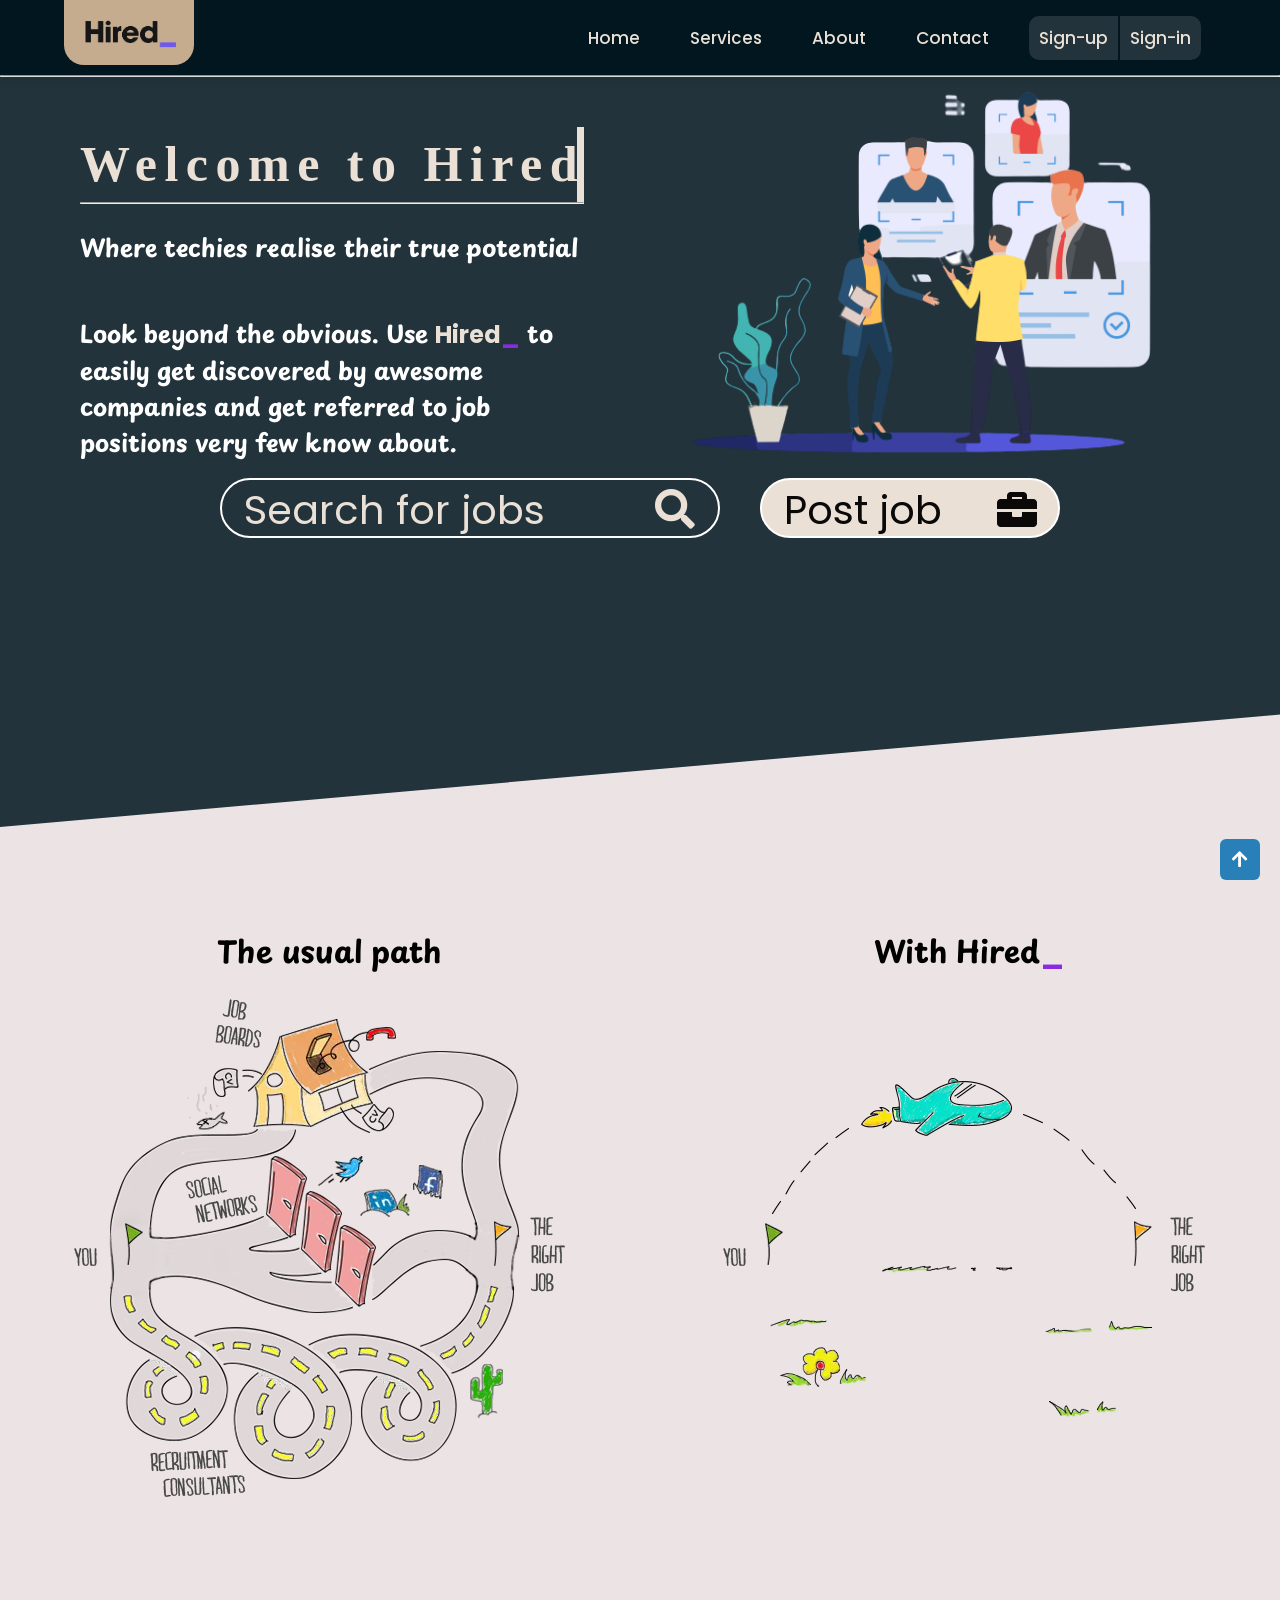
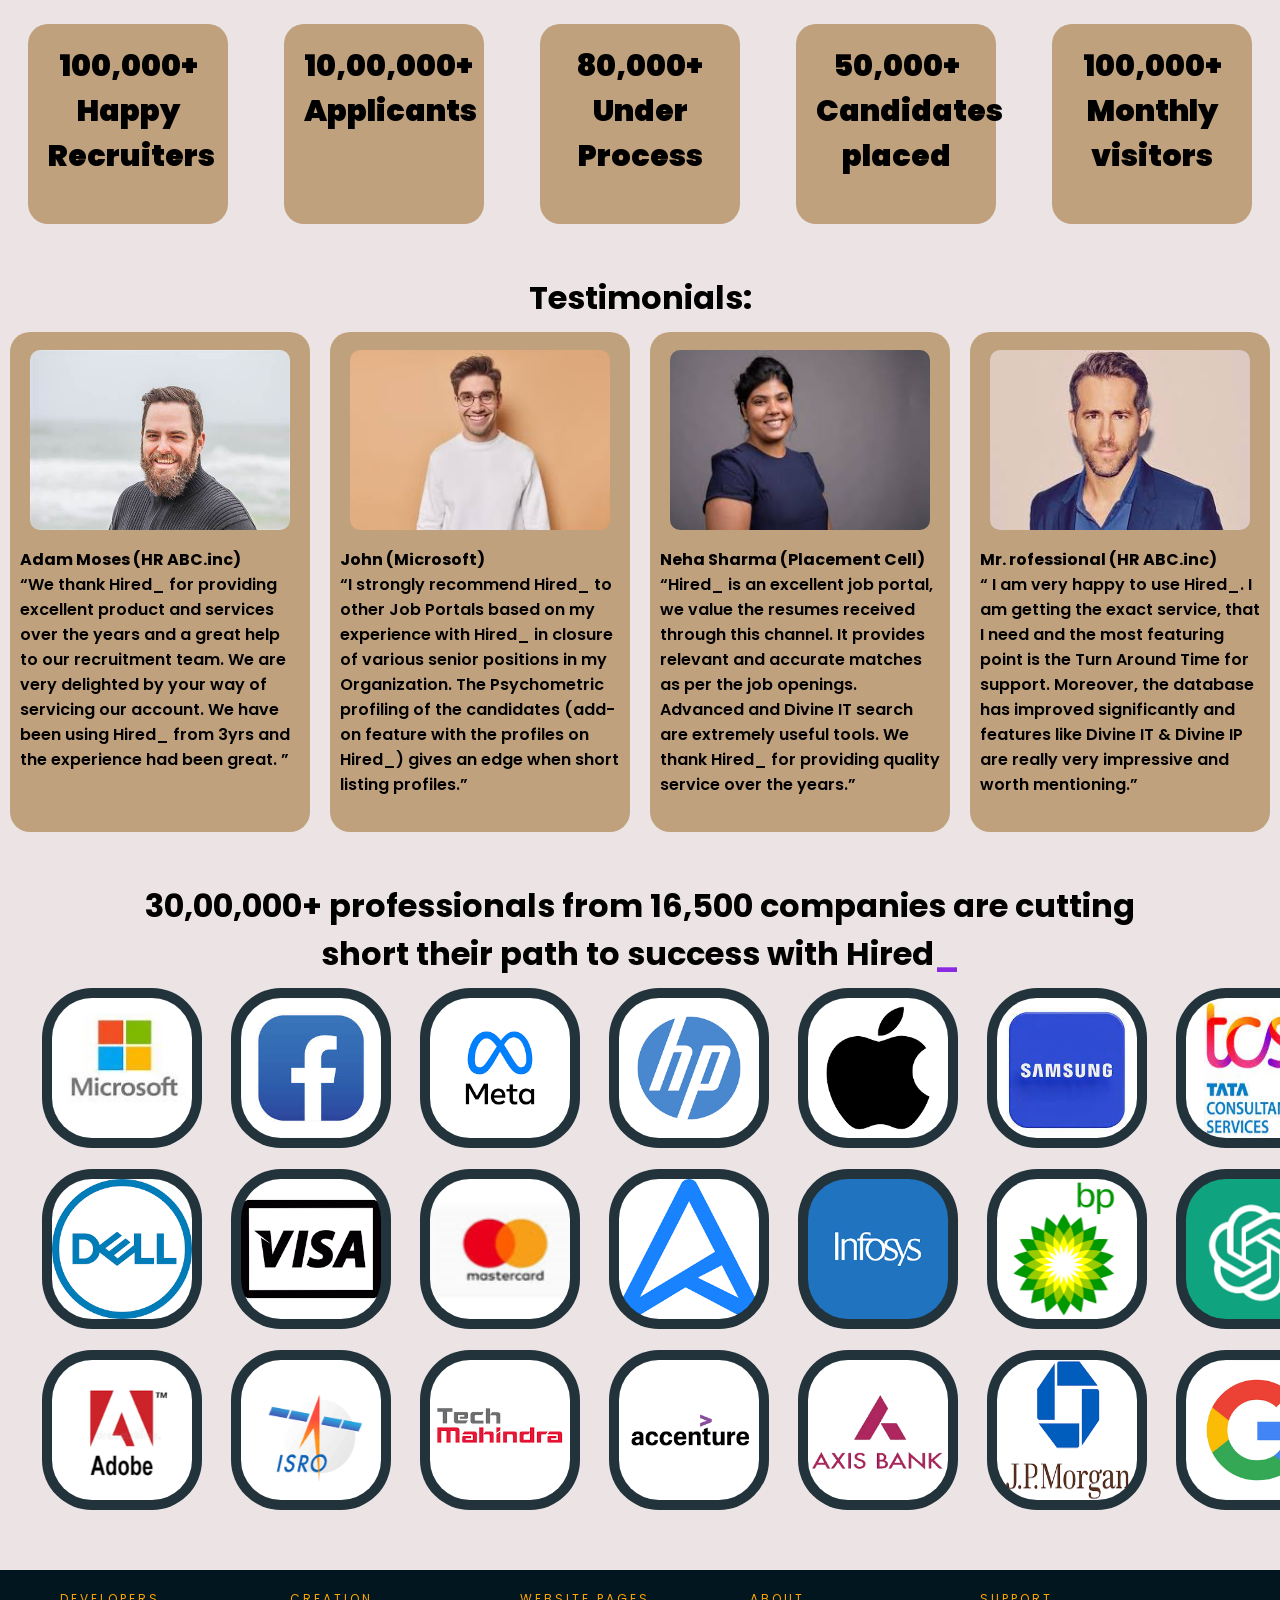
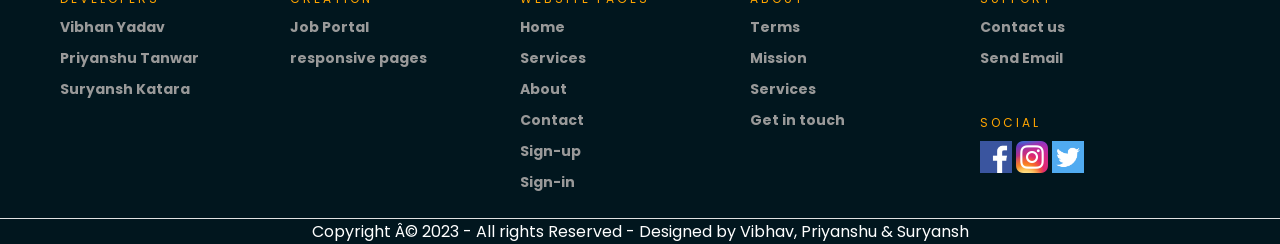
<file: index.html>
<!DOCTYPE html>

<html lang="en" dir="ltr">
<span id="top_page"></span>

<head>
  <metacharset="UTF-8">
    <title>Hired_</title>
    <link rel="stylesheet" href="style.css">
    <link rel="stylesheet" href="https://cdnjs.cloudflare.com/ajax/libs/font-awesome/4.7.0/css/font-awesome.min.css">
    <link rel="stylesheet" href="https://cdnjs.cloudflare.com/ajax/libs/font-awesome/5.15.2/css/all.min.css" />
    <meta name="viewport" content="width=device-width, initial-scale=1.0">
</head>

<body>
  <nav>
    <div class="navbar">
        <div class="logo"><a href="index.html"><img src="pictures/logo.png" height="70px" alt="Logo"></a></div>
        <ul class="menu">
            <li><a href="index.html">Home</a></li>
            <li><a href="job search.html">Services</a></li>
            <li><a href="about.html">About</a></li>
            <li><a href="contact us.html">Contact</a></li>
            <div><li class="left"><a href="SignUp.html ">Sign-up</a></li><li class="right"><a href="SignUp.html">Sign-in</a></li></div>    
        </ul>
    </div>
</nav>
  <hr>
  <main class="main">
    <div class="introduction">
      <div id="section1">
        <div id="text1"><br><br>
          <h1>Welcome to Hired<span style="color: blueviolet;">_</span></h1>
          <hr><br>
          <h2>Where techies realise their true potential</h2><br><br>
          <h2>Look beyond the obvious. Use <span style="color: #EAE0D5;">Hired</span><span
              style="color: blueviolet;">_</span> to easily get discovered by awesome companies and get referred to job
            positions very few know about.</h2>
        </div>

        <div id="img1"><img src="pictures/5562385_21404-.png" alt="Illustration"></div>
      </div>
      <div class="select">
        <a href="job search.html">
          <div id="search">&nbsp;&nbsp;Search for jobs&nbsp&nbsp;&nbsp;&nbsp;&nbsp;&nbsp;&nbsp;&nbsp;&nbsp;&nbsp;<i
              class="fa fa-search"></i></div>
        </a>
        <a href="job search.html">
          <div id="post">&nbsp;&nbsp;Post job&nbsp;&nbsp;&nbsp;&nbsp;&nbsp;<i class="fa fa-briefcase"></i></div>
        </a>
      </div>
    </div>
    <br><br><br><br>
    <div class="diff">
      <div class="text">
        <div id="other">
          <h2>The usual path</h2>
        </div>
        <div id="us">
          <h2>With Hired<span style="color: blueviolet;">_</span> </h2>
        </div>
      </div>
      <div class="images">
        <div id="others"><img src="pictures/before_image.png" alt="others"></div>
        <div id="uss"><img src="pictures/after_image.png" alt="with us"></div>
      </div>
    </div>
    <br><br>
    <div class="happy">
      <div>
        <p>100,000+ <br> Happy Recruiters</p>
      </div>
      <div>
        <p>10,00,000+ <br> Applicants</p>
      </div>
      <div>
        <p>80,000+ <br> Under Process</p>
      </div>
      <div>
        <p>50,000+ <br> Candidates placed</p>
      </div>
      <div>
        <p>100,000+ <br> Monthly visitors</p>
      </div>
    </div>
    <h1>Testimonials:</h1>
    <div class="testimonial">
      <div class="test1">
        <div class="image">
          <img src="pictures/people/person4.jpg" alt="Person1">
        </div>
        <div class="texttest">
          <p><b>Adam Moses (HR ABC.inc)</b><br><q>We thank Hired_ for providing excellent product and services over the
              years and a great help to our recruitment team. We are very delighted by your way of servicing our
              account. We have been using Hired_ from 3yrs and the experience had been great. </q></p>
        </div>
      </div>
      <div class="test1">
        <div class="image">
          <img src="pictures/people/person5.jpg" alt="person2">
        </div>
        <div class="texttest">
          <p><b>John (Microsoft)</b><br><q>I strongly recommend Hired_ to other Job Portals based on my experience with
              Hired_ in closure of various senior positions in my Organization. The Psychometric profiling of the
              candidates (add-on feature with the profiles on Hired_) gives an edge when short listing profiles.</q></p>
        </div>
      </div>
      <div class="test1">
        <div class="image">
          <img src="pictures/people/person6.jpg" alt="person3">
        </div>
        <div class="texttest">
          <p><b>Neha Sharma (Placement Cell)</b><br><q>Hired_ is an excellent job portal, we value the resumes received
              through this channel. It provides relevant and accurate matches as per the job openings. Advanced and
              Divine IT search are extremely useful tools. We thank Hired_ for providing quality service over the
              years.</q></p>
        </div>
      </div>
      <div class="test1">
        <div class="image">
          <img src="pictures/people/person7.jpg" alt="person4">
        </div>
        <div class="texttest">
          <p><b>Mr. rofessional (HR ABC.inc)</b><br><q> I am very happy to use Hired_. I am getting the exact service,
              that I need and the most featuring point is the Turn Around Time for support. Moreover, the database has
              improved significantly and features like Divine IT & Divine IP are really very impressive and worth
              mentioning.</q></p>
        </div>
      </div>
    </div>

    <div class="explanation">
      <h1>30,00,000+ professionals from 16,500 companies are cutting short their path to success with Hired<span
          style="color: blueviolet;">_</span></h1>
    </div>
    <div id="container">
      <div class="comp 1"><img src="pictures/mnc/1.png" alt="microsoft"></div>
      <div class="comp 2"><img src="pictures/mnc/2.png" alt="facebook"></div>
      <div class="comp 3"><img src="pictures/mnc/3.png" alt="Meta"></div>
      <div class="comp 4"><img src="pictures/mnc/4.png" alt="HP"></div>
      <div class="comp 5"><img src="pictures/mnc/5.jpg" alt="Apple"></div>
      <div class="comp 6"><img src="pictures/mnc/6.jpg" alt="Samsung"></div>
      <div class="comp 7"><img src="pictures/mnc/7.png" alt="TCS"></div>
      <div class="comp 8"><img src="pictures/mnc/8.png" alt="Dell"></div>
      <div class="comp 9"><img src="pictures/mnc/9.png" alt="VISA"></div>
      <div class="comp 10"><img src="pictures/mnc/10.png" alt="Mastercard"></div>
      <div class="comp 11"><img src="pictures/mnc/11.png" alt="Asus"></div>
      <div class="comp 12"><img src="pictures/mnc/12.png" alt="Infosys"></div>
      <div class="comp 13"><img src="pictures/mnc/13.png" alt="BP"></div>
      <div class="comp 14"><img src="pictures/mnc/14.png" alt="Open AI"></div>
      <div class="comp 15"><img src="pictures/mnc/15.png" alt="Adobe"></div>
      <div class="comp 16"><img src="pictures/mnc/16.png" alt="ISRO"></div>
      <div class="comp 17"><img src="pictures/mnc/17.png" alt="Tech Mahindra"></div>
      <div class="comp 18"><img src="pictures/mnc/18.png" alt="Accenture"></div>
      <div class="comp 19"><img src="pictures/mnc/19.png" alt="Axis Bank"></div>
      <div class="comp 20"><img src="pictures/mnc/20.png" alt="JP Morgan"></div>
      <div class="comp 21"><img src="pictures/mnc/21.png" alt="Google"></div>
    </div>
    <br><br>
  </main>
  <div class="footer">
    <div class="contain">
        <div class="col">
            <h1>Developers</h1>
            <ul>
                <li>Vibhan Yadav</li>
                <li>Priyanshu Tanwar</li>
                <li>Suryansh Katara</li>
            </ul>
        </div>
        <div class="col">
            <h1>Creation</h1>
            <ul>
                <li>Job Portal</li>
                <li>responsive pages</li>
            </ul>
        </div>
        <div class="col">
            <h1>Website pages</h1>
            <ul>
                <a href="index.html"><li>Home</li></a>
                <a href="job search.html"><li>Services</li></a>
                <a href="about.html"><li>About</li></a>
                <a href="contact us.html"><li>Contact</li></a>
                <a href="SignUp.html"><li>Sign-up</li></a>
                <a href="SignUp.html"><li>Sign-in</li></a>
            </ul>
        </div>
        <div class="col">
            <h1>About</h1>
            <ul>
                <li>Terms</li>
                <li>Mission</li>
                <li>Services</li>
                <li>Get in touch</li>
            </ul>
        </div>
        <div class="col">
            <h1>Support</h1>
            <ul>
                <li>Contact us</li>
                <li>Send Email</li>
            </ul>
        </div>
        <div class="col social">
            <h1>Social</h1>
            <ul>
              <li><img src="pictures/1.1.png" width="32" style="width: 32px;" alt="facebook"></li>
              <li><img src="pictures/2,2.png" width="32" style="width: 32px;" alt="instagram"></li>
              <li><img src="pictures/3,3.png" width="32" style="width: 32px;" alt="twitter"></li>
            </ul>
        </div>
        <div class="clearfix"></div>
        <footer class="foot">
            <p> Copyright © 2023 - All rights Reserved - Designed by Vibhav, Priyanshu & Suryansh </p>
        </footer>
  <div class="button">
    <a href="#top_page"><i class="fas fa-arrow-up"></i></a>
  </div>
</body>

</html>
</file>
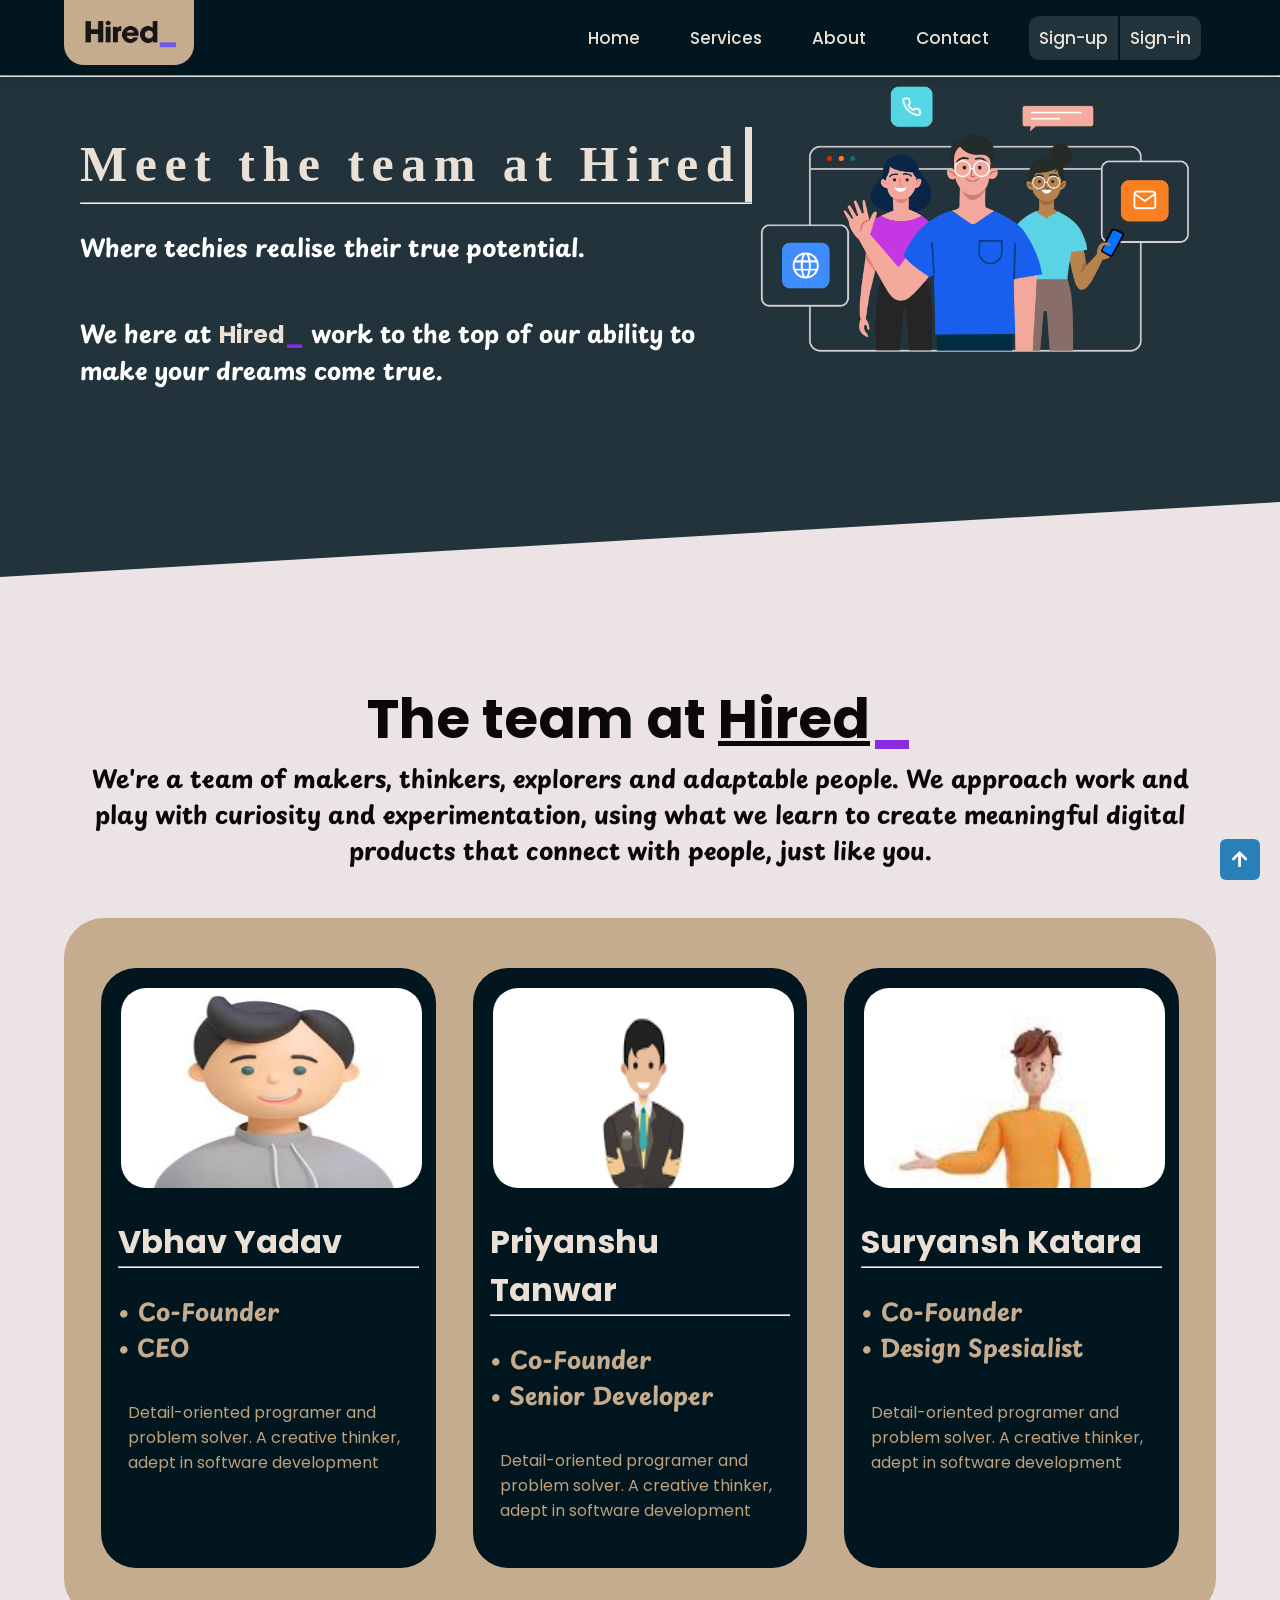
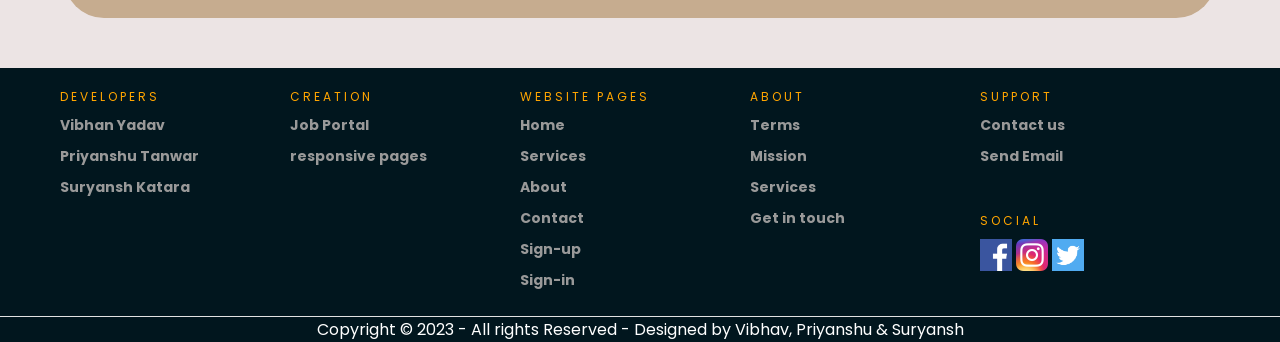
<file: about.html>
<!DOCTYPE html>

<html lang="en" dir="ltr">
<span id="top_page"></span>
<head>
    <meta charset="UTF-8">
    <title>About</title>
    <link rel="stylesheet" href="style.css">
    <link rel="stylesheet" href="https://cdnjs.cloudflare.com/ajax/libs/font-awesome/4.7.0/css/font-awesome.min.css">
    <link rel="stylesheet" href="https://cdnjs.cloudflare.com/ajax/libs/font-awesome/5.15.2/css/all.min.css" />
    <meta name="viewport" content="width=device-width, initial-scale=1.0">
</head>

<body>
    <nav>
        <div class="navbar">
            <div class="logo"><a href="index.html"><img src="pictures/logo.png" height="70px" alt="illustration"></a></div>
            <ul class="menu">
                <li><a href="index.html">Home</a></li>
                <li><a href="job search.html">Services</a></li>
                <li><a href="about.html">About</a></li>
                <li><a href="contact us.html">Contact</a></li>
                <div>
                    <li class="left"><a href="SignUp.html">Sign-up</a></li>
                    <li class="right"><a href="#Feedback">Sign-in</a></li>
                </div>
            </ul>
        </div>
    </nav>
    <hr>
    <main class="main about">
        <div class="introduction">
            <div id="section1">
                <div id="text1"><br><br>
                    <h1>
                        Meet the team at Hired<span style="color: blueviolet;">_</span>
                    </h1>
                    <hr><br>
                    <h2>
                        Where techies realise their true potential.
                    </h2><br><br>
                    <h2>We here at <span style="color: #EAE0D5;">Hired</span><span style="color: blueviolet;">_</span>
                        work to the top of our ability to make your dreams come true.
                    </h2>
                </div>

                <div id="img1"><img src="pictures/team.png" alt=""></div>
            </div>

        </div>
        <br><br><br><br>
        <div class="team">
            <h1>The team at <u>Hired</u><span style="color: blueviolet;">_</span></h1>
            <h2>We're a team of makers, thinkers, explorers and adaptable people. We approach work and play with
                curiosity and experimentation, using what we learn to create meaningful digital products that connect
                with people, just like you. </h2>
            <br><br>
            <div id="people">
                <div class="person p1">
                    <div class="img"><img src="pictures/people/person1.jpg" alt="Vibhav Yadav"></div>
                    <div id="text2">
                        <h1>Vbhav Yadav</h1>
                        <hr>
                        <br>
                        <h2>&#8226; Co-Founder</h2>
                        <h2>&#8226; CEO</h2>
                        <br>
                        <p>Detail-oriented programer and problem solver. A creative thinker, adept in software
                            development </p>
                    </div>
                </div>
                <div class="person p2">
                    <div class="img"><img src="pictures/people/person2.png" alt="Priyanshu"></div>
                    <div id="text2">
                        <h1>Priyanshu Tanwar</h1>
                        <hr>
                        <br>
                        <h2>&#8226; Co-Founder</h2>
                        <h2>&#8226; Senior Developer</h2>
                        <br>
                        <p>Detail-oriented programer and problem solver. A creative thinker, adept in software
                            development </p>
                    </div>
                </div>
                <div class="person p3">
                    <div class="img"><img src="pictures/people/person3.jpg" alt="Suryansh"></div>
                    <div id="text2">
                        <h1>Suryansh Katara</h1>
                        <hr>
                        <br>
                        <h2>&#8226; Co-Founder</h2>
                        <h2>&#8226; Design Spesialist</h2>
                        <br>
                        <p>Detail-oriented programer and problem solver. A creative thinker, adept in software
                            development </p>
                    </div>
                </div>
            </div>
        </div>
        <br><br>
    </main>
    <div class="footer">
        <div class="contain">
            <div class="col">
                <h1>Developers</h1>
                <ul>
                    <li>Vibhan Yadav</li>
                    <li>Priyanshu Tanwar</li>
                    <li>Suryansh Katara</li>
                </ul>
            </div>
            <div class="col">
                <h1>Creation</h1>
                <ul>
                    <li>Job Portal</li>
                    <li>responsive pages</li>
                </ul>
            </div>
            <div class="col">
                <h1>Website pages</h1>
                <ul>
                    <a href="index.html"><li>Home</li></a>
                    <a href="job search.html"><li>Services</li></a>
                    <a href="about.html"><li>About</li></a>
                    <a href="contact us.html"><li>Contact</li></a>
                    <a href="SignUp.html"><li>Sign-up</li></a>
                    <a href="SignUp.html"><li>Sign-in</li></a>
                </ul>
            </div>
            <div class="col">
                <h1>About</h1>
                <ul>
                    <li>Terms</li>
                    <li>Mission</li>
                    <li>Services</li>
                    <li>Get in touch</li>
                </ul>
            </div>
            <div class="col">
                <h1>Support</h1>
                <ul>
                    <li>Contact us</li>
                    <li>Send Email</li>
                </ul>
            </div>
            <div class="col social">
                <h1>Social</h1>
                <ul>
                    <li><img src="pictures/1.1.png" width="32" style="width: 32px;" alt="facebook"></li>
                    <li><img src="pictures/2,2.png" width="32" style="width: 32px;" alt="instagram"></li>
                    <li><img src="pictures/3,3.png" width="32" style="width: 32px;" alt="twitter"></li>
                </ul>
            </div>
            <div class="clearfix"></div>
            <footer class="foot">
                <p> Copyright © 2023 - All rights Reserved - Designed by Vibhav, Priyanshu & Suryansh </p>
            </footer>
            <div class="button">
                <a href="#top_page"><i class="fas fa-arrow-up"></i></a>
            </div>
</body>

</html>
</file>
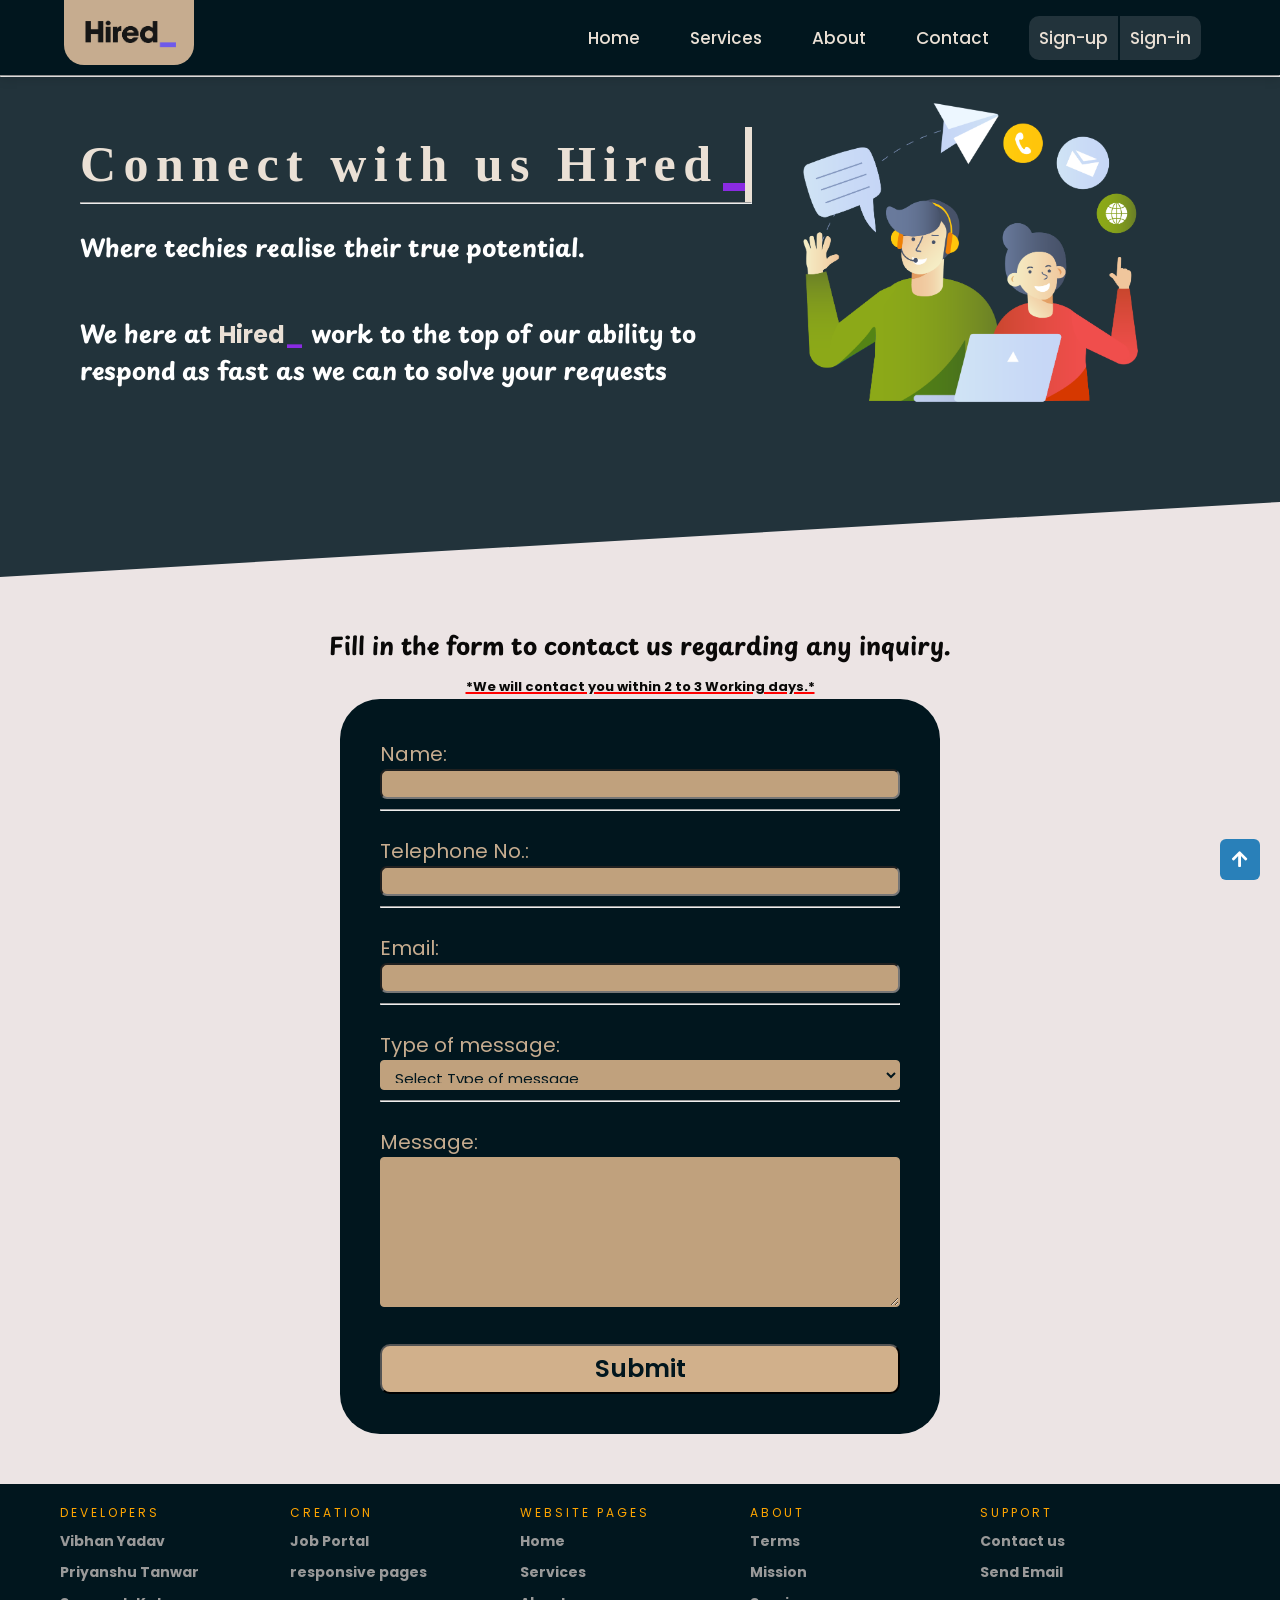
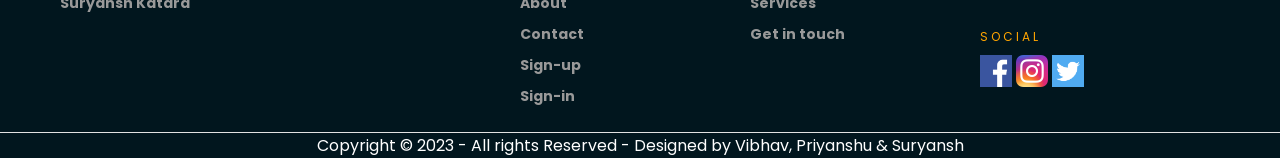
<file: contact us.html>
<!DOCTYPE html>

<html lang="en" dir="ltr">
<span id="top_page"></span>
<head>
    <meta charset="UTF-8">
    <title>Contact Us</title>
    <link rel="stylesheet" href="style.css">
    <link rel="stylesheet" href="https://cdnjs.cloudflare.com/ajax/libs/font-awesome/4.7.0/css/font-awesome.min.css">
    <link rel="stylesheet" href="https://cdnjs.cloudflare.com/ajax/libs/font-awesome/5.15.2/css/all.min.css" />
    <meta name="viewport" content="width=device-width, initial-scale=1.0">
</head>

<body>
    <nav>
        <div class="navbar">
            <div class="logo"><a href="index.html"><img src="pictures/logo.png" height="70px" alt="logo"></a></div>
            <ul class="menu">
                <li><a href="index.html">Home</a></li>
                <li><a href="job search.html">Services</a></li>
                <li><a href="about.html">About</a></li>
                <li><a href="contact us.html">Contact</a></li>
                <div><li class="left"><a href="SignUp.html">Sign-up</a></li><li class="right"><a href="SignUp.html">Sign-in</a></li></div>    
            </ul>
        </div>
    </nav>
    <hr>
    <main class="main about">
        <div class="introduction">
            <div id="section1">
                <div id="text1"><br><br>
                    <h1>
                        Connect with us Hired<span style="color: blueviolet;">_</span>
                    </h1>
                    <hr><br>
                    <h2>
                        Where techies realise their true potential.
                    </h2><br><br>
                    <h2>
                        We here at <span style="color: #EAE0D5;">Hired</span><span style="color: blueviolet;">_</span>
                        work to the top of our ability to respond as fast as we can to solve your requests
                    </h2>
                </div>

                <div id="img1"><img src="pictures/contact-us1.png" alt="Illustration"></div>
            </div>

        </div>
        <br><br>
        <div class="Contact">
            <h2>Fill in the form to contact us regarding any inquiry.<br> <span>*We will contact you within 2 to 3 Working days.*</span></h2>
            <section class="job-submission1">
                <div class="job_posting">
                <form id="jobForm1">
                   <label for="jobTitle">Name:</label><br>
                   <input type="text" id="jobTitle" required><hr><br>
                   <label for="companyName">Telephone No.:</label><br>
                   <input type="text" id="companyName" required><hr><br>
                   <label for="jobLocation">Email:</label><br>
                   <input type="text" id="jobLocation" required><hr><br>
                   <label for="job_role">Type of message:</label>
                   <div>
                    <select id="job_role" name="job_role">
                        <option value="" >Select Type of message</option>
                        <option value="frontend">Inquiry</option>
                        <option value="backend">Grievience</option>
                        <option value="full_stack">Technical issue</option>
                        <option value="soft_engineer">Job Openings</option>
                        <option value="Cyber">Report</option>
                    
                    </select>
                </div><hr><br>
                   <label for="jobDescription">Message:</label><br>  
                   <textarea id="jobDescription" rows="2"  required></textarea><br> 
                   <button id='submit_job'type="submit">Submit</button>
                  </form>
                </div>
            </section>
        <br><br>
        <!-- <div id="remarks" style="font-size: 30px ;">Made with &#9829; by Vibhav Yadav</div> -->
    </main>
    <div class="footer">
        <div class="contain">
            <div class="col">
                <h1>Developers</h1>
                <ul>
                    <li>Vibhan Yadav</li>
                    <li>Priyanshu Tanwar</li>
                    <li>Suryansh Katara</li>
                    <!-- <li>Jayed Ahsan</li>
                    <li>Jarif Kahn</li> -->
                </ul>
            </div>
            <div class="col">
                <h1>Creation</h1>
                <ul>
                    <li>Job Portal</li>
                    <li>responsive pages</li>
                    <!-- <li></li>
                    <li>Contact</li>
                    <li>Sign-up page</li> -->
                </ul>
            </div>
            <div class="col">
                <h1>Website pages</h1>
                <ul>
                    <a href="index.html"><li>Home</li></a>
                    <a href="job search.html"><li>Services</li></a>
                    <a href="about.html"><li>About</li></a>
                    <a href="contact us.html"><li>Contact</li></a>
                    <a href="SignUp.html"><li>Sign-up</li></a>
                    <a href="SignUp.html"><li>Sign-in</li></a>
                </ul>
            </div>
            <div class="col">
                <h1>About</h1>
                <ul>
                    <li>Terms</li>
                    <li>Mission</li>
                    <li>Services</li>
                    <li>Get in touch</li>
                </ul>
            </div>
            <div class="col">
                <h1>Support</h1>
                <ul>
                    <li>Contact us</li>
                    <li>Send Email</li>
                </ul>
            </div>
            <div class="col social">
                <h1>Social</h1>
                <ul>
                    <li><img src="pictures/1.1.png" width="32" style="width: 32px;" alt="facebook"></li>
                    <li><img src="pictures/2,2.png" width="32" style="width: 32px;" alt="instagram"></li>
                    <li><img src="pictures/3,3.png" width="32" style="width: 32px;" alt="twitter"></li>
                </ul>
            </div>
            <div class="clearfix"></div>
            <footer class="foot">
                <p> Copyright © 2023 - All rights Reserved - Designed by Vibhav, Priyanshu & Suryansh </p>
            </footer>
    <div class="button">
        <a href="#top_page"><i class="fas fa-arrow-up"></i></a>
    </div>
</body>

</html>
</file>
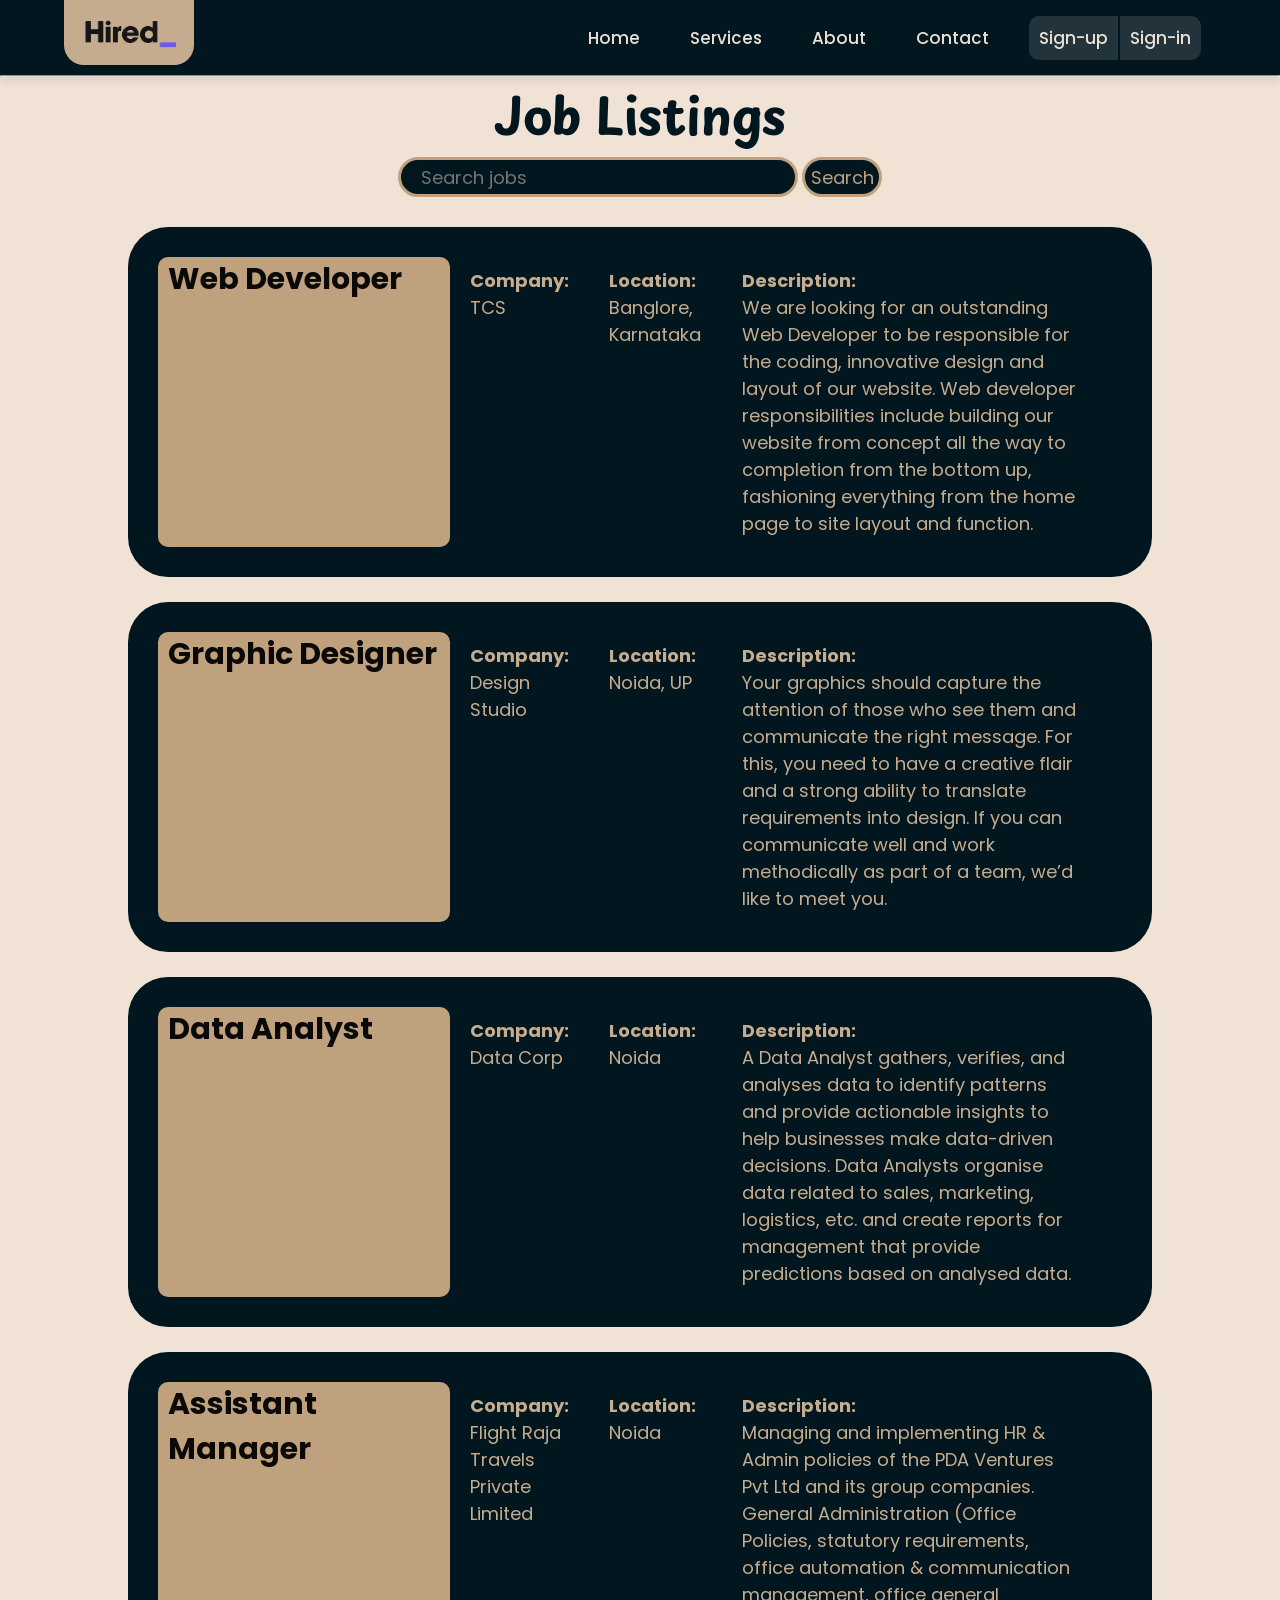
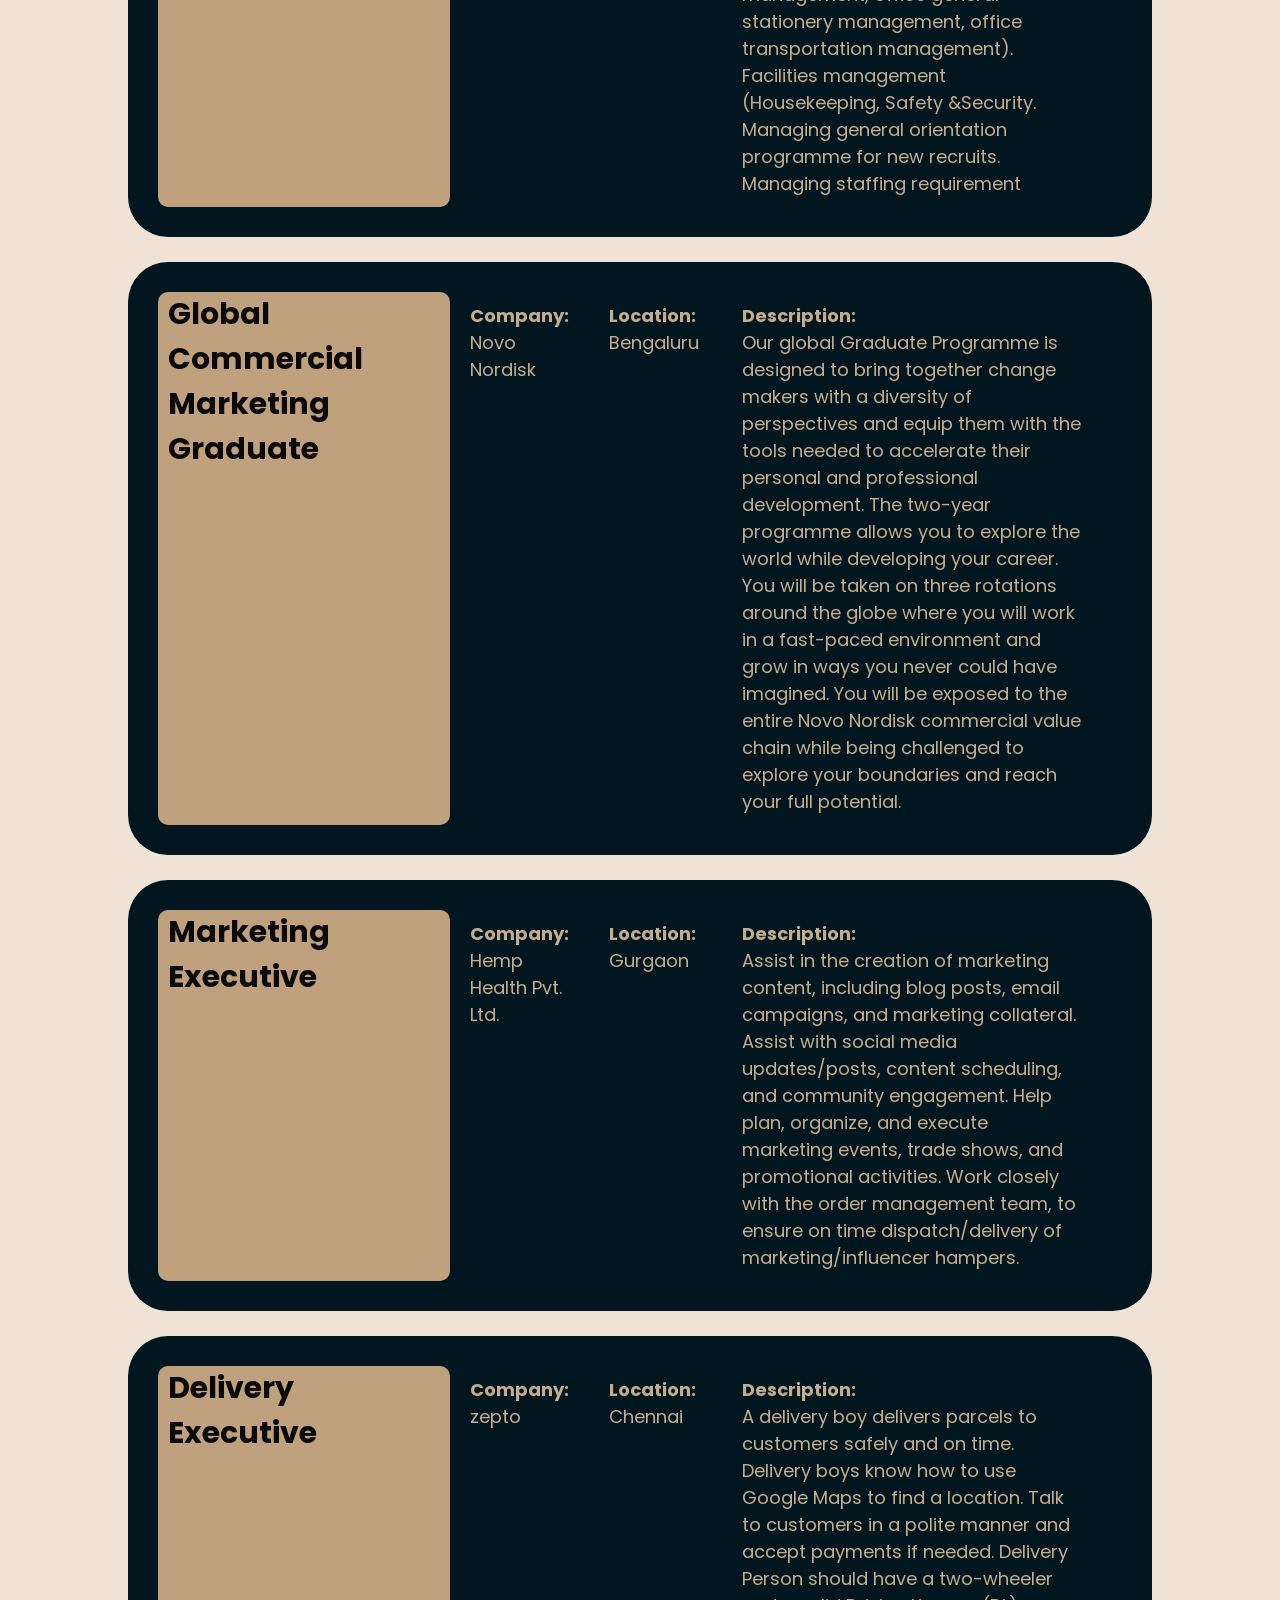
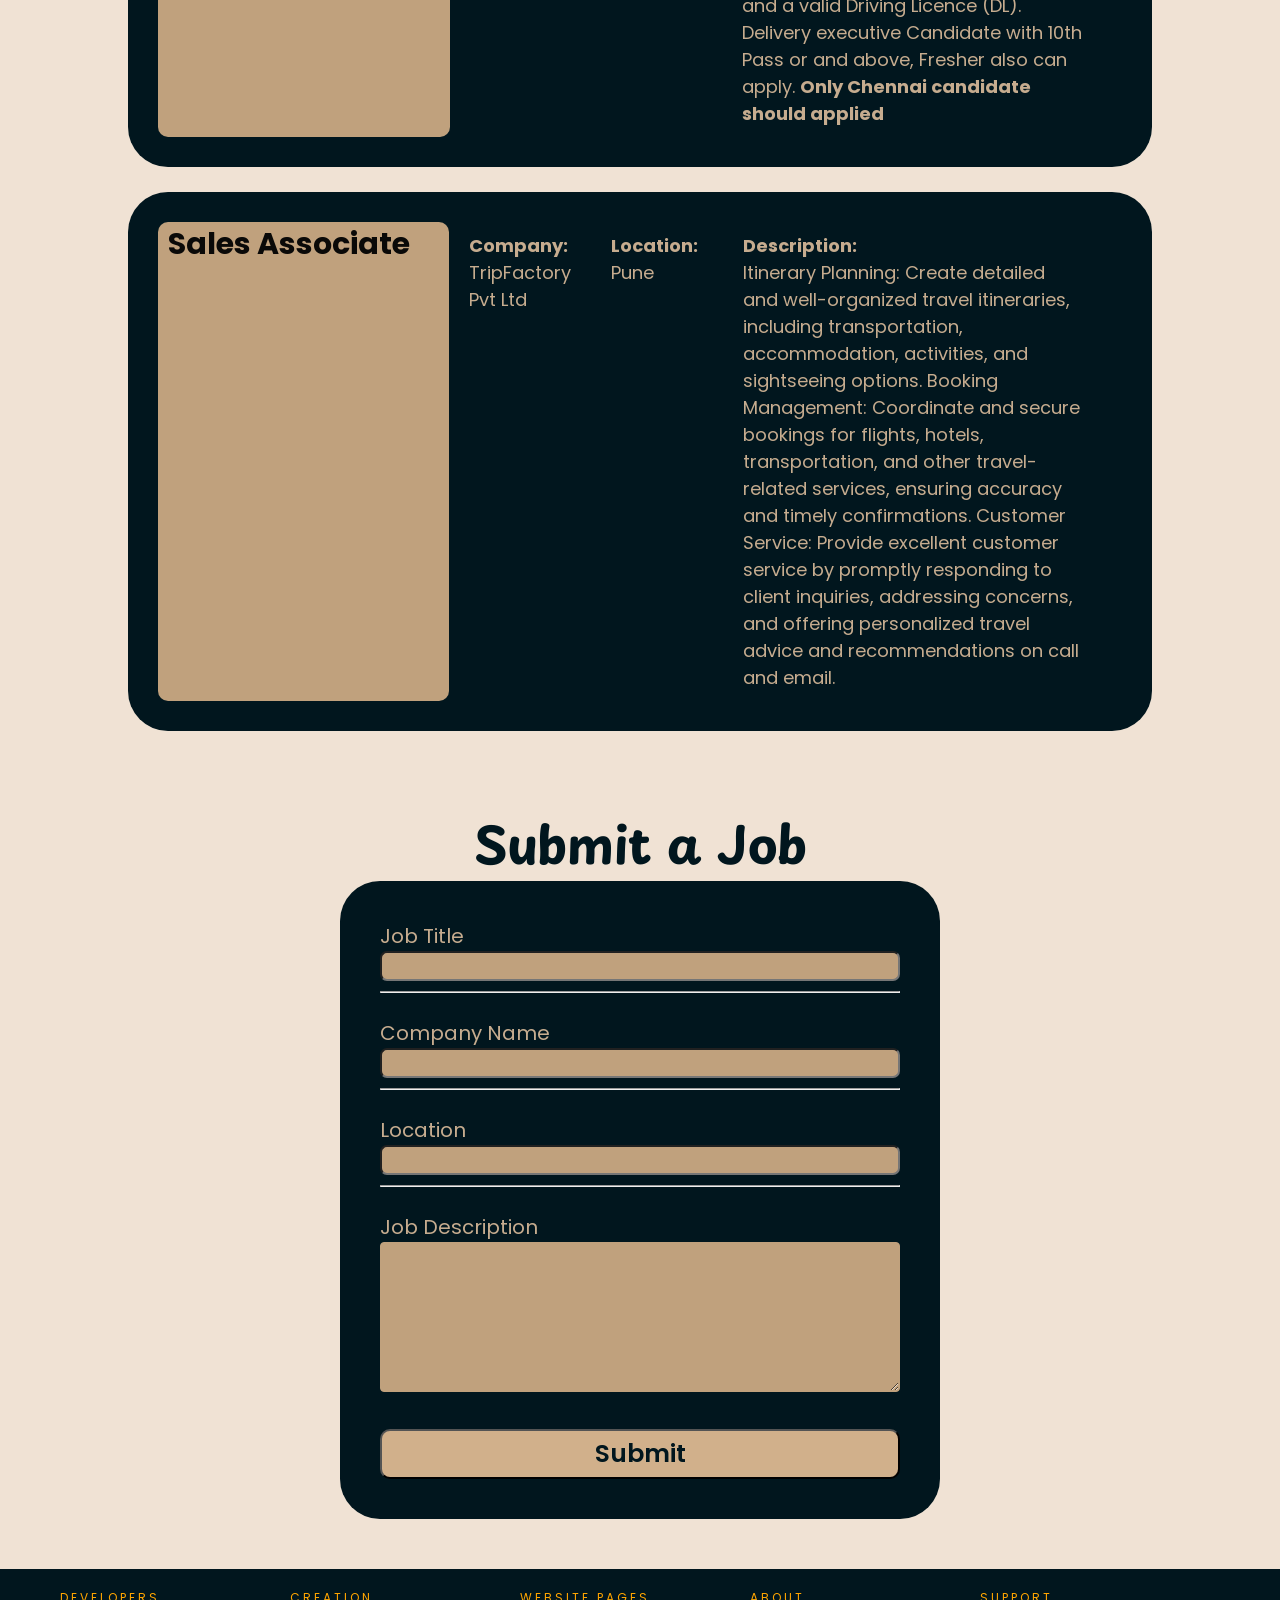
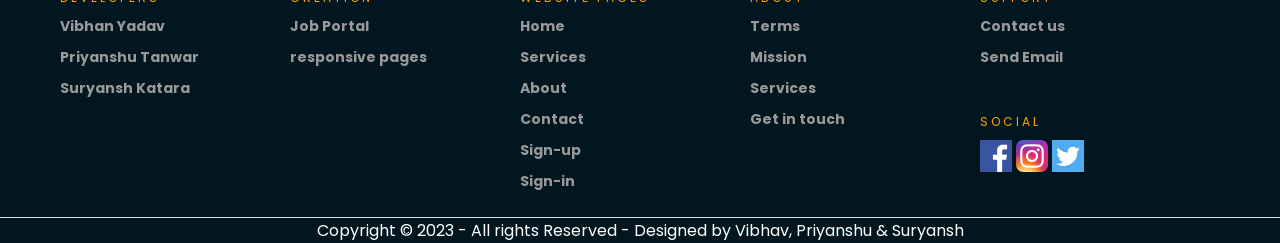
<file: job search.html>
<!DOCTYPE html>

<html lang="en" dir="ltr">
<span id="top_page"></span>
<head>
  <meta charset="UTF-8">
  <title>Services</title>
  <link rel="stylesheet" href="style.css">
  <link rel="stylesheet" href="https://cdnjs.cloudflare.com/ajax/libs/font-awesome/4.7.0/css/font-awesome.min.css">
  <link rel="stylesheet" href="https://cdnjs.cloudflare.com/ajax/libs/font-awesome/5.15.2/css/all.min.css" />
  <meta name="viewport" content="width=device-width, initial-scale=1.0">
</head>

<body>
  <nav>
    <div class="navbar">
        <div class="logo"><a href="index.html"><img src="pictures/logo.png" height="70px" alt="logo"></a></div>
        <ul class="menu">
            <li><a href="index.html">Home</a></li>
            <li><a href="job search.html">Services</a></li>
            <li><a href="about.html">About</a></li>
            <li><a href="contact us.html">Contact</a></li>
            <div><li class="left"><a href="SignUp.html">Sign-up</a></li><li class="right"><a href="SignUp.html">Sign-in</a></li></div>    
        </ul>
    </div>
</nav>
  <hr>

    <main class="job_search">
        <section id="job-listing">
            <h2>Job Listings</h2>
            <div class="search">
                <input type="text" id="searchInput" placeholder="Search jobs">
                <button onclick="searchJobs()">Search</button>
            </div>
            <a href="register.html">
            <div id="jobList">
                
            </div></a>
        </section>
        <br><br>
        <section class="job-submission">
            <h2>Submit a Job</h2>
            <div class="job_posting">
            <form id="jobForm">
               <label for="jobTitle">Job Title</label><br>
               <input type="text" id="jobTitle" required><hr><br>
               <label for="companyName">Company Name</label><br>
               <input type="text" id="companyName" required><hr><br>
               <label for="jobLocation">Location</label><br>
               <input type="text" id="jobLocation" required><hr><br>
               <label for="jobDescription">Job Description</label><br>  
               <textarea id="jobDescription" rows="2"  required></textarea><br> 
               <button id='submit_job'type="submit">Submit</button>
              </form>
            </div>
        </section>
        <br><br>
      </main>
      
      <div class="footer">
        <div class="contain">
            <div class="col">
                <h1>Developers</h1>
                <ul>
                    <li>Vibhan Yadav</li>
                    <li>Priyanshu Tanwar</li>
                    <li>Suryansh Katara</li>
                </ul>
            </div>
            <div class="col">
                <h1>Creation</h1>
                <ul>
                    <li>Job Portal</li>
                    <li>responsive pages</li>
                </ul>
            </div>
            <div class="col">
                <h1>Website pages</h1>
                <ul>
                    <a href="index.html"><li>Home</li></a>
                    <a href="job search.html"><li>Services</li></a>
                    <a href="about.html"><li>About</li></a>
                    <a href="contact us.html"><li>Contact</li></a>
                    <a href="SignUp.html"><li>Sign-up</li></a>
                    <a href="SignUp.html"><li>Sign-in</li></a>
                </ul>
            </div>
            <div class="col">
                <h1>About</h1>
                <ul>
                    <li>Terms</li>
                    <li>Mission</li>
                    <li>Services</li>
                    <li>Get in touch</li>
                </ul>
            </div>
            <div class="col">
                <h1>Support</h1>
                <ul>
                    <li>Contact us</li>
                    <li>Send Email</li>
                </ul>
            </div>
            <div class="col social">
                <h1>Social</h1>
                <ul>
                    <li><img src="pictures/1.1.png" width="32" style="width: 32px;" alt="facebook"></li>
                    <li><img src="pictures/2,2.png" width="32" style="width: 32px;" alt="instagram"></li>
                    <li><img src="pictures/3,3.png" width="32" style="width: 32px;" alt="twitter"></li>

                </ul>
            </div>
            <div class="clearfix"></div>
            <footer class="foot">
                <p> Copyright © 2023 - All rights Reserved - Designed by Vibhav, Priyanshu & Suryansh </p>
            </footer>
    <script src="script.js"></script>
</body>
</html>
</file>
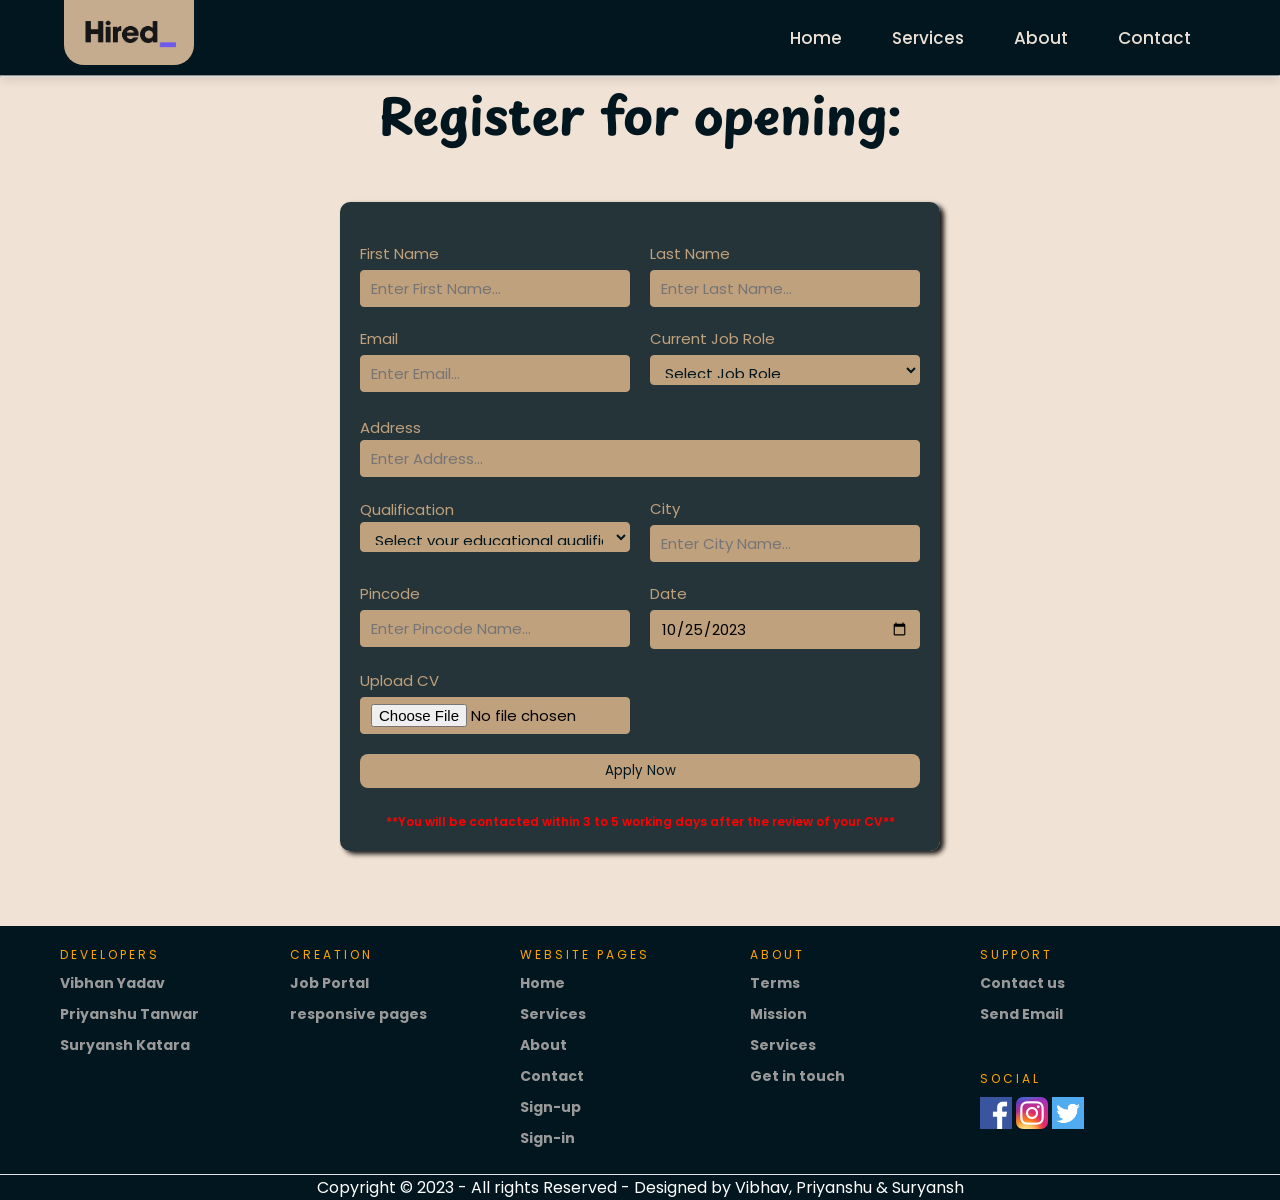
<file: register.html>
<!DOCTYPE html>

<html lang="en" dir="ltr">

<head>
  <meta charset="UTF-8">
  <title>Services</title>
  <link rel="stylesheet" href="style.css">
  <link rel="stylesheet" href="https://cdnjs.cloudflare.com/ajax/libs/font-awesome/4.7.0/css/font-awesome.min.css">
  <link rel="stylesheet" href="https://cdnjs.cloudflare.com/ajax/libs/font-awesome/5.15.2/css/all.min.css" />
  <meta name="viewport" content="width=device-width, initial-scale=1.0">
</head>

<body id="register">
  <nav>
    <div class="navbar">
      <div class="logo"><a href="index.html"><img src="pictures/logo.png" height="70px" alt="logo"></a></div>
      <ul class="menu">
        <li><a href="index.html">Home</a></li>
        <li><a href="job search.html">Services</a></li>
        <li><a href="about.html">About</a></li>
        <li><a href="contact us.html">Contact</a></li>
      </ul>
    </div>
  </nav>
  <hr>

  <main class="job_search">
    <section id="job-listing">
      <h2>Register for opening:</h2>
      <div class="container">
        <div class="apply_box">
          <form action="">
            <div class="form_container">
              <div class="form_control">
                <label for="first_name"> First Name </label>
                <input id="first_name" name="first_name" placeholder="Enter First Name..." />
              </div>
              <div class="form_control">
                <label for="last_name"> Last Name </label>
                <input id="last_name" name="last_name" placeholder="Enter Last Name..." />
              </div>
              <div class="form_control">
                <label for="email"> Email </label>
                <input type="email" id="email" name="email" placeholder="Enter Email..." />
              </div>
              <div class="form_control">
                <label for="job_role">Current Job Role </label>
                <select id="job_role" name="job_role">
                  <option value="">Select Job Role</option>
                  <option value="frontend">Frontend Developer</option>
                  <option value="backend">Backend Developer</option>
                  <option value="full_stack">Full Stack Developer</option>
                  <option value="soft_engineer">Software Engineer</option>
                  <option value="Cyber">Cyber Security</option>
                  <option value="soft_engineer">Just Graduated</option>
                  <option value="soft_engineer">Student</option>
                </select>
              </div>
              <div class="textarea_control">
                <label for="address"> Address </label><br>
                <input placeholder="Enter Address..." />
                <br>
              </div>
              <div class="qual">
                <label for="Qualification">Qualification</label>
                <select id="education" name="education">
                  <option value="">Select your educational qualification</option>
                  <option value="10">10<sup>th</sup></option>
                  <option value="12">12<sup>th</sup></option>
                  <option value="Degree">Btech</option>
                  <option value="masters">Mtech</option>
                </select>
              </div>
              <div class="form_control">
                <label for="city"> City </label>
                <input id="city" name="city" placeholder="Enter City Name..." />
              </div>
              <div class="form_control">
                <label for="pincode"> Pincode </label>
                <input type="number" id="pincode" name="pincode" placeholder="Enter Pincode Name..." />
              </div>
              <div class="form_control">
                <label for="date"> Date </label>
                <input value="2023-10-25" type="date" id="date" name="date" />
              </div>
              <div class="form_control">
                <label for="upload"> Upload CV </label>
                <input type="file" id="upload" name="upload" />
              </div>
            </div>
            <div class="button_container">
              <button type="submit">Apply Now</button>
            </div>
            <br>
            <div style="text-align: center;">
              <p style="color: red; font-weight: 600; font-size: 12px;">**You will be contacted within 3 to 5 working
                days after the review of your CV**</p>
            </div>
          </form>

        </div>
      </div>
    </section><br><br><br>
  </main>
  <div class="footer">
    <div class="contain">
      <div class="col">
        <h1>Developers</h1>
        <ul>
          <li>Vibhan Yadav</li>
          <li>Priyanshu Tanwar</li>
          <li>Suryansh Katara</li>
        </ul>
      </div>
      <div class="col">
        <h1>Creation</h1>
        <ul>
          <li>Job Portal</li>
          <li>responsive pages</li>
        </ul>
      </div>
      <div class="col">
        <h1>Website pages</h1>
        <ul>
          <a href="index.html">
            <li>Home</li>
          </a>
          <a href="job search.html">
            <li>Services</li>
          </a>
          <a href="about.html">
            <li>About</li>
          </a>
          <a href="contact us.html">
            <li>Contact</li>
          </a>
          <a href="SignUp.html">
            <li>Sign-up</li>
          </a>
          <a href="SignUp.html">
            <li>Sign-in</li>
          </a>
        </ul>
      </div>
      <div class="col">
        <h1>About</h1>
        <ul>
          <li>Terms</li>
          <li>Mission</li>
          <li>Services</li>
          <li>Get in touch</li>
        </ul>
      </div>
      <div class="col">
        <h1>Support</h1>
        <ul>
          <li>Contact us</li>
          <li>Send Email</li>
        </ul>
      </div>
      <div class="col social">
        <h1>Social</h1>
        <ul>
          <li><img src="pictures/1.1.png" width="32" style="width: 32px;" alt="facebook"></li>
          <li><img src="pictures/2,2.png" width="32" style="width: 32px;" alt="instagram"></li>
          <li><img src="pictures/3,3.png" width="32" style="width: 32px;" alt="twitter"></li>

        </ul>
      </div>
      <div class="clearfix"></div>
      <footer class="foot">
        <p> Copyright © 2023 - All rights Reserved - Designed by Vibhav, Priyanshu & Suryansh </p>
      </footer>
      <script src="script.js"></script>
</body>

</html>
</file>
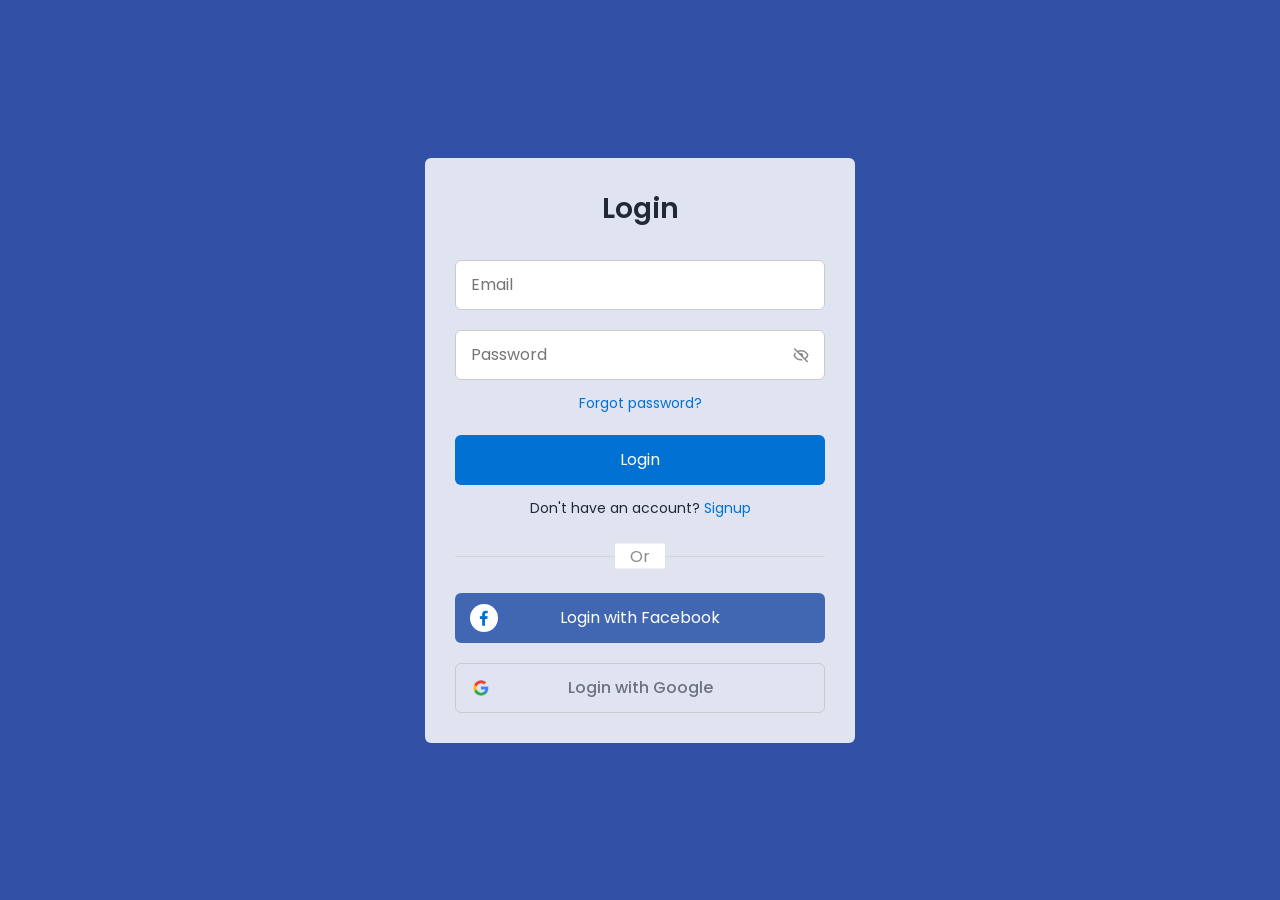
<file: SignUp.html>
<!DOCTYPE html>
<html lang="en">
<head>
    <meta charset="UTF-8">
    <meta http-equiv="X-UA-Compatible" content="IE=edge">
    <meta name="viewport" content="width=device-width, initial-scale=1.0">
    <title>Sign-Up form</title>
    <link rel="stylesheet" href="Sstyle.css">
    <link href='https://unpkg.com/boxicons@2.1.4/css/boxicons.min.css' rel='stylesheet'>

</head>
<body>
    <section class="container forms">
        <div class="form login">
            <div class="form-content">
                <header>Login</header>
                <form action="job search.html">
                    <div class="field input-field">
                        <input type="email" placeholder="Email" class="input" required>
                    </div>

                    <div class="field input-field">
                        <input type="password" placeholder="Password" class="password" required>
                        <i class='bx bx-hide eye-icon'></i>
                    </div>

                    <div class="form-link">
                        <a href="#" class="forgot-pass">Forgot password?</a>
                    </div>

                    <div class="field button-field">
                        <button>Login</button></a>
                    </div>
                </form>

                <div class="form-link">
                    <span>Don't have an account? <a href="#" class="link signup-link">Signup</a></span>
                </div>
            </div>

            <div class="line"></div>

            <div class="media-options">
                <a href="#" class="field facebook">
                    <i class='bx bxl-facebook facebook-icon'></i>
                    <span>Login with Facebook</span>
                </a>
            </div>

            <div class="media-options">
                <a href="#" class="field google">
                    <img src="pictures/google-image.png" alt="google" class="google-img">
                    <span>Login with Google</span>
                </a>
            </div>

        </div>

        <div class="form signup">
            <div class="form-content">
                <header>Signup</header>
                <form action="job search.html">
                    <div class="field input-field">
                        <input type="email" placeholder="Email" class="input" required>
                    </div>

                    <div class="field input-field">
                        <input type="password" placeholder="Create password" class="password" required>
                        <i class='bx bx-hide eye-icon'></i>
                    </div>

                    <div class="field input-field">
                        <input type="password" placeholder="Confirm password" class="password" required>
                        <i class='bx bx-hide eye-icon'></i>
                    </div>

                    <div class="field button-field">
                        <button>Signup</button>
                    </div>
                </form>

                <div class="form-link">
                    <span>Already have an account? <a href="#" class="link login-link">Login</a></span>
                </div>
            </div>

            <div class="line"></div>

            <div class="media-options">
                <a href="#" class="field facebook">
                    <i class='bx bxl-facebook facebook-icon'></i>
                    <span>Login with Facebook</span>
                </a>
            </div>

            <div class="media-options">
                <a href="#" class="field google">
                    <img src="pictures/google-image.png" alt="google image" class="google-img">
                    <span>Login with Google</span>
                </a>
            </div>

        </div>
    </section>

    <script src="Sscript.js"></script>
</body>
</html>
</file>
<file: style.css>
@import "https://fonts.googleapis.com/css2?family=Poppins:wght@200;300;400;500;600;700&display=swap";

@import "https://fonts.googleapis.com/css2?family=Playpen+Sans:wght@700&family=Roboto&family=Sedgwick+Ave+Display&display=swap";

*
{
	margin:0;
	padding:0;
	box-sizing:border-box;
	font-family:'Poppins',sans-serif
}

nav
{
	position:sticky;
	margin-left:auto;
	margin-right:auto;
	height:75px;
	background:#01161e;
	box-shadow:0 5px 10px rgba(0,0,0,0.1);
	z-index:3
}

nav .navbar
{
	display:flex;
	align-items:center;
	justify-content:space-between;
	height:100%;
	max-width:90%;
	background:transparent;
	margin:auto
}

nav .navbar .logo a img
{
	position:absolute;
	top:0;
	height:65px;
	background-color:#C6AC8F;
	border-bottom-right-radius:20px;
	border-bottom-left-radius:20px
}

nav .navbar .menu
{
	display:flex
}

.navbar .menu li a:hover
{
	color:#000;
	background-color:#C6AC8F;
	border-radius:10px
}

.navbar .menu li
{
	list-style:none;
	margin:0 15px;
	border-radius:10px;
	transition-property:color 1s ease-in-out .5s
}

.navbar .menu div
{
	display:flex;
	flex-direction:row;
	margin:0 15px
}

.navbar .menu div li
{
	margin:0
}

.navbar .menu div .left a
{
	background-color:#22333B;
	border-radius:10px 0 0 10px;
	border-right:2px solid #01161e
}

.navbar .menu div .right a
{
	background-color:#22333B;
	border-radius:0 10px 10px 0
}

.navbar .menu div .left a:hover
{
	background-color:#c6ac8fd8
}

.navbar .menu div .right a:hover
{
	background-color:#c6ac8fd8
}

.navbar .menu li a
{
	color:#EAE0D5;
	font-size:17px;
	font-weight:500;
	text-decoration:none;
	padding:10px
}

.navbar .menu li div a
{
	color:#EAE0D5;
	font-size:17px;
	font-weight:500;
	text-decoration:none;
	padding:10px
}

.main
{
	display:flex;
	flex-direction:column;
	align-items:center;
	background-color:#ece4e4
}

.introduction
{
	height:750px;
	width:100%;
	background-color:#22333B;
	padding:10px;
	text-align:left;
	justify-content:space-evenly;
	padding:0 80px;
	clip-path:polygon(0 0,100% 0,100% 85%,0% 100%)
}

.about .introduction
{
	height:500px;
	width:100%;
	background-color:#22333B;
	padding:10px;
	text-align:left;
	justify-content:space-evenly;
	padding:0 80px;
	clip-path:polygon(0 0,100% 0,100% 85%,0% 100%)
}

.about .introduction #text1
{
	width:60%
}

.about .introduction #img1
{
	width:40%
}

#section1
{
	display:flex;
	flex-direction:row
}

#text1
{
	width:45%
}

#img1
{
	width:55%
}

#img1 img
{
	width:100%
}

h2
{
	font-family:'Playpen Sans',cursive;
	color:#fff
}

.introduction h1
{
	font-size:50px;
	font-family:'Playfair Display',serif;
	font-weight:700;
	color:#EAE0D5;
	overflow:hidden;
	border-right:.15em solid #EAE0D5;
	white-space:nowrap;
	margin:0 auto;
	letter-spacing:.15em;
	animation:typing 3.5s steps(30,end),blink-caret .75s step-end infinite
}

@keyframes typing {
	from
	{
		width:0
	}
	
	to
	{
		width:100%
	}
}

@keyframes blink-caret {
	from,to
	{
		border-color:transparent
	}
	
	50%
	{
		border-color:#fff
	}
}

.select
{
	display:flex;
	justify-content:center
}

.select #search,#post
{
	height:60px;
	width:500px;
	color:#EAE0D5;
	border:2px solid #fff;
	border-radius:30px;
	font-size:40px;
	margin:20px;
	background-color:#22333B;
	margin-top:1px;
	transform:scale(1,1);
	transition:transform 1s ease-in-out .1s
}

#post
{
	width:300px;
	background-color:#EAE0D5;
	color:#0A0908
}

#search:hover
{
	transform:scale(1.1,1.1)
}

#post:hover
{
	transform:scale(1.1,1.1)
}

.pic img
{
	height:400px;
	width:100%
}

.diff
{
	width:100%
}

.text
{
	display:flex;
	width:100%;
	justify-content:space-around
}

.text #other,#us
{
	display:inline-block;
	font-size:20px;
	margin:20px;
	margin-top:1px
}

.diff h2
{
	color:#000
}

.images
{
	display:flex;
	width:100%;
	justify-content:space-around
}

.images #others,#uss
{
	display:inline-block;
	margin:20px;
	margin-top:1px
}

.explanation
{
	width:100%;
	padding:0 100px;
	text-align:center
}

.happy
{
	width:100%;
	display:flex;
	justify-content:center;
	justify-content:space-around;
	margin:50px 0
}

.happy div
{
	width:200px;
	height:200px;
	background-color:#c0a17d;
	text-align:center;
	border-radius:20px
}

.happy div p
{
	margin-top:auto;
	margin-bottom:auto;
	font-size:30px;
	font-weight:900;
	padding:20px
}

.testimonial
{
	width:100%;
	display:flex;
	justify-content:center;
	justify-content:space-around;
	margin:10px 0 50px
}

.testimonial .test1
{
	width:300px;
	height:500px;
	background-color:#c0a17d;
	text-align:center;
	border-radius:20px
}

.testimonial .test1 div img
{
	width:260px;
	height:180px;
	margin-top:18px;
	border-radius:10px
}

.testimonial .test1 div.texttest
{
	text-align:left;
	padding-top:10px;
	padding-left:10px;
	padding-right:10px;
	font-weight:600
}

#container
{
	width:95%;
	display:inline-grid;
	grid-template-columns:repeat(7,auto);
	grid-template-rows:repeat(3,auto);
	grid-gap:1px 9px;
	justify-content:space-evenly
}

#container .comp
{
	display:inline-block;
	height:160px;
	width:160px;
	background-color:#22333B;
	border-radius:50px;
	margin:10px;
	transition:all .2s ease-in
}

#container .comp img
{
	height:140px;
	width:140px;
	margin:10px;
	border-radius:40px;
	transition:all .2s ease-in-out
}

#container .comp:hover img
{
	height:150px;
	width:150px;
	margin:5px;
	border-radius:45px
}

@media (max-width:790px) {
	.navbar .menu li
	{
		list-style:none;
		margin:0 5px;
		border-radius:0 10px
	}
	
	.navbar .menu li a
	{
		font-size:13px;
		font-weight:800
	}
	
	.introduction h1
	{
		font-size:45px
	}
	
	.introduction h2
	{
		font-size:20px
	}
	
	.select
	{
		flex-wrap:wrap
	}
}

.button a
{
	position:fixed;
	bottom:20px;
	right:20px;
	color:#fff;
	background:#2980b9;
	padding:7px 12px;
	font-size:18px;
	border-radius:6px;
	box-shadow:rgba(0,0,0,0.15)
}

.team,.Contact
{
	width:90%;
	text-align:center
}

.team h1
{
	font-size:55px;
	color:#0A0908
}

.team h2,.Contact h2
{
	color:#0A0908
}

.team #people
{
	width:100%;
	height:700px;
	background-color:#C6AC8F;
	border-radius:40px;
	display:flex;
	flex-direction:row;
	flex-wrap:wrap;
	justify-content:center;
	align-content:center;
	justify-content:space-evenly
}

#people .person
{
	height:600px;
	width:29%;
	background-color:#01161e;
	border-radius:35px
}

.person .img
{
	width:100%;
	height:250px
}

.person .img img
{
	height:80%;
	width:90%;
	margin:20px;
	border-radius:25px
}

.person #text2
{
	height:95%;
	width:90%
}

#text2
{
	text-align:left;
	margin-left:auto;
	margin-right:auto
}

#text2 h1
{
	color:#EAE0D5;
	font-size:32px
}

#text2 h2
{
	color:#C6AC8F
}

#text2 p
{
	color:#c0a17d;
	padding:10px
}

a
{
	text-decoration:none
}

.job-item
{
	width:80%;
	background-color:#01161e;
	margin:25px auto;
	padding:30px;
	border-radius:40px;
	display:flex
}

.job-item h1
{
	width:900px;
	color:#0A0908;
	font-size:30px;
	background-color:#c0a17d;
	border-radius:10px;
	padding-left:10px;
	padding-right:10px;
	margin-right:20px
}

.job-item p
{
	color:#C6AC8F;
	font-size:18px;
	margin:10px 0;
	margin-right:40px
}

.job-item .company
{
	width:300px
}

.job-item .location
{
	width:300px
}

.job-item .desc
{
	width:1100px
}

#job-listing h2,.job-submission h2
{
	font-size:50px;
	color:#01161e;
	text-align:center
}

.search
{
	text-align:center;
	align-content:center;
	width:100%;
	height:50px;
	align-items:center;
	border-radius:40px
}

.search input
{
	border:3px solid #c0a17d;
	border-radius:20px;
	height:40px;
	width:400px;
	margin:auto;
	color:#c0a17d;
	background-color:#01161e;
	padding-left:20px;
	font-size:18px
}

.search button
{
	border:3px solid #c0a17d;
	border-radius:20px;
	height:40px;
	width:80px;
	margin:auto;
	color:#c0a17d;
	background-color:#01161e;
	font-size:18px
}

.search button:active
{
	border:3px solid #c0a17d;
	border-radius:20px;
	height:40px;
	width:80px;
	margin:auto;
	color:#01161e;
	background-color:#c0a17d;
	font-size:18px
}

.job_search
{
	background-color:#f0e2d4
}

.job_posting
{
	color:#C6AC8F;
	margin:0 auto;
	width:600px;
	padding:40px;
	background-color:#01161e;
	border-radius:40px
}

#jobForm input,textarea,select
{
	width:100%;
	height:30px;
	font-size:20px;
	border-radius:7px;
	color:#01161e;
	background-color:#c0a17d;
	padding:0 7px;
	margin-bottom:10px
}

#jobForm textarea
{
	height:150px
}

#jobForm label
{
	font-size:20px
}

#jobForm button
{
	margin:20px auto 0
}

#jobForm #submit_job
{
	border-radius:10px;
	background-color:#d1b08b;
	color:#01161e;
	font-size:25px;
	font-weight:600;
	width:100%;
	height:50px
}

#jobForm #submit_job:active
{
	background-color:#01161e;
	color:#C6AC8F;
	border:4px solid #C6AC8F
}

.Contact h2 span
{
	font-size:small;
	text-decoration:underline solid 2px red
}

#jobForm1 input,textarea,select
{
	width:100%;
	height:30px;
	font-size:20px;
	border-radius:7px;
	color:#01161e;
	background-color:#c0a17d;
	padding:0 7px;
	margin-bottom:10px
}

#jobForm1 textarea
{
	height:150px
}

#jobForm1 label
{
	font-size:20px;
	text-align:left
}

#jobForm1 button
{
	margin:20px auto 0
}

#jobForm1 #submit_job
{
	border-radius:10px;
	background-color:#d1b08b;
	color:#01161e;
	font-size:25px;
	font-weight:600;
	width:100%;
	height:50px
}

#jobForm1 #submit_job:active
{
	background-color:#01161e;
	color:#C6AC8F;
	border:4px solid #C6AC8F
}

.job-submission1
{
	text-align:left
}

.job_search #job-listing .container
{
	max-width:900px;
	margin:0 auto
}

#job-listing .container .apply_box
{
	max-width:600px;
	padding:20px;
	background-color:#01161ed8;
	margin:0 auto;
	margin-top:50px;
	box-shadow:4px 3px 5px rgba(1,1,1,0.9);
	border-radius:10px
}

.apply_box .title_small
{
	font-size:20px
}

.apply_box .form_container
{
	margin-top:20px;
	display:grid;
	grid-template-columns:repeat(auto-fit,minmax(200px,1fr));
	gap:20px
}

.apply_box .form_control
{
	display:flex;
	flex-direction:column
}

.apply_box label
{
	font-size:15px;
	margin-bottom:5px;
	color:#c0a17d
}

.apply_box input,select,textarea
{
	padding:6px 10px;
	border:1px solid #c0a17d;
	border-radius:4px;
	font-size:15px;
	background-color:#c0a17d;
	width:100%
}

.apply_box textarea
{
	height:60px
}

.apply_box input:focus
{
	outline-color:#d60909
}

.apply_box .button_container
{
	display:flex;
	justify-content:flex-end;
	margin-top:20px
}

.apply_box button
{
	background-color:#c0a17d;
	border:transparent solid 2px;
	padding:5px 10px;
	color:#01161e;
	border-radius:8px;
	transition:.3s ease-in
}

.apply_box button:hover
{
	background-color:#ccc;
	border:2px solid red;
	color:#000;
	transition:.3s ease-out;
	cursor:pointer
}

.apply_box .textarea_control
{
	grid-column:1 / span 2
}

.apply_box .textarea_control textarea
{
	width:100%
}

@media (max-width: 460px) {
	.textarea_control
	{
		grid-column:1 / span 1
	}
};


.button_container
{
	width:100%
}

.button_container button
{
	width:100%
}

.footer
{
	width:100%;
	position:relative;
	position:absolute;
	height:auto;
	background-color:#01161e
}

.footer .col
{
	width:190px;
	height:auto;
	float:left;
	box-sizing:border-box;
	-webkit-box-sizing:border-box;
	-moz-box-sizing:border-box;
	padding:0 20px 20px;
	margin:0 0 0 40px
}

.contain
{
	justify-content:space-around
}

.footer .col h1
{
	margin:0;
	padding:0;
	font-family:inherit;
	font-size:12px;
	line-height:17px;
	padding:20px 0 5px 0;
	color:orange;
	font-weight:400;
	text-transform:uppercase;
	letter-spacing:.25em
}

.footer .col ul
{
	list-style-type:none;
	margin:0;
	padding:0
}

.footer .col ul li
{
	color:#999;
	font-size:14px;
	font-family:inherit;
	font-weight:700;
	padding:5px 0;
	cursor:pointer;
	transition:.2s;
	-webkit-transition:.2s;
	-moz-transition:.2s
}

.social ul li
{
	display:inline-block;
	padding-right:5px
}

.footer .col ul li:hover
{
	color:#fff;
	transition:.1s;
	-webkit-transition:.1s;
	-moz-transition:.1s
}

.clearfix
{
	clear:both
}

.foot
{
	text-align:center;
	border-top:1px solid #e2e2e2;
	color:#fff
}
</file>
<file: Sstyle.css>
/* Google Fonts - Poppins */
@import url('https://fonts.googleapis.com/css2?family=Poppins:wght@300;400;500;600&display=swap');

*{
    margin: 0;
    padding: 0;
    box-sizing: border-box;
    font-family: 'Poppins', sans-serif;
}

.container{
    height: 100vh;
    width: 100%;
    display: flex;
    align-items: center;
    justify-content: center;
    background-color: #3251a5;
    column-gap: 30px;
}

.form{
    position: absolute;
    max-width: 430px;
    width: 100%;
    padding: 30px;
    border-radius: 6px;
    background: #ffffffd8;
}

.form.signup{
    opacity: 0;
    pointer-events: none;
}

.forms.show-signup .form.signup{
    opacity: 1;
    pointer-events: auto;
}

.forms.show-signup .form.login{
    opacity: 0;
    pointer-events: none;
}

header{
    font-size: 28px;
    font-weight: 600;
    color: #232836;
    text-align: center;
}

form{
    margin-top: 30px;
}

.form .field{
    position: relative;
    height: 50px;
    width: 100%;
    margin-top: 20px;
    border-radius: 6px;
}

.field input,
.field button{
    height: 100%;
    width: 100%;
    border: none;
    font-size: 16px;
    font-weight: 400;
    border-radius: 6px;
}

.field input{
    outline: none;
    padding: 0 15px;
    border: 1px solid#CACACA;
}

.field input:focus{
    border-bottom-width: 2px;
}

.eye-icon{
    position: absolute;
    top: 50%;
    right: 10px;
    transform: translateY(-50%);
    font-size: 18px;
    color: #8b8b8b;
    cursor: pointer;
    padding: 5px;
}

.field button{
    color: #fff;
    background-color: #0171d3;
    transition: all 0.3s ease;
    cursor: pointer;
}

.field button:hover{
    background-color: #016dcb;
}

.form-link{
    text-align: center;
    margin-top: 10px;
}

.form-link span,
.form-link a{
    font-size: 14px;
    font-weight: 400;
    color: #232836;
}

.form a{
    color: #0171d3;
    text-decoration: none;
}

.form-content a:hover{
    text-decoration: underline;
}

.line{
    position: relative;
    height: 1px;
    width: 100%;
    margin: 36px 0;
    background-color: #d4d4d4;
}

.line::before{
    content: 'Or';
    position: absolute;
    top: 50%;
    left: 50%;
    transform: translate(-50%, -50%);
    background-color: #FFF;
    color: #8b8b8b;
    padding: 0 15px;
}

.media-options a{
    display: flex;
    align-items: center;
    justify-content: center;
}

a.facebook{
    color: #fff;
    background-color: #4267b2;
}

a.facebook .facebook-icon{
    height: 28px;
    width: 28px;
    color: #0171d3;
    font-size: 20px;
    border-radius: 50%;
    display: flex;
    align-items: center;
    justify-content: center;
    background-color: #fff;
}

.facebook-icon,
img.google-img{
    position: absolute;
    top: 50%;
    left: 15px;
    transform: translateY(-50%);
}

img.google-img{
    height: 20px;
    width: 20px;
    object-fit: cover;
}

a.google{
    border: 1px solid #CACACA;
}

a.google span{
    font-weight: 500;
    opacity: 0.6;
    color: #232836;
}

@media screen and (max-width: 400px) {
    .form{
        padding: 20px 10px;
    }
    
}
</file>
